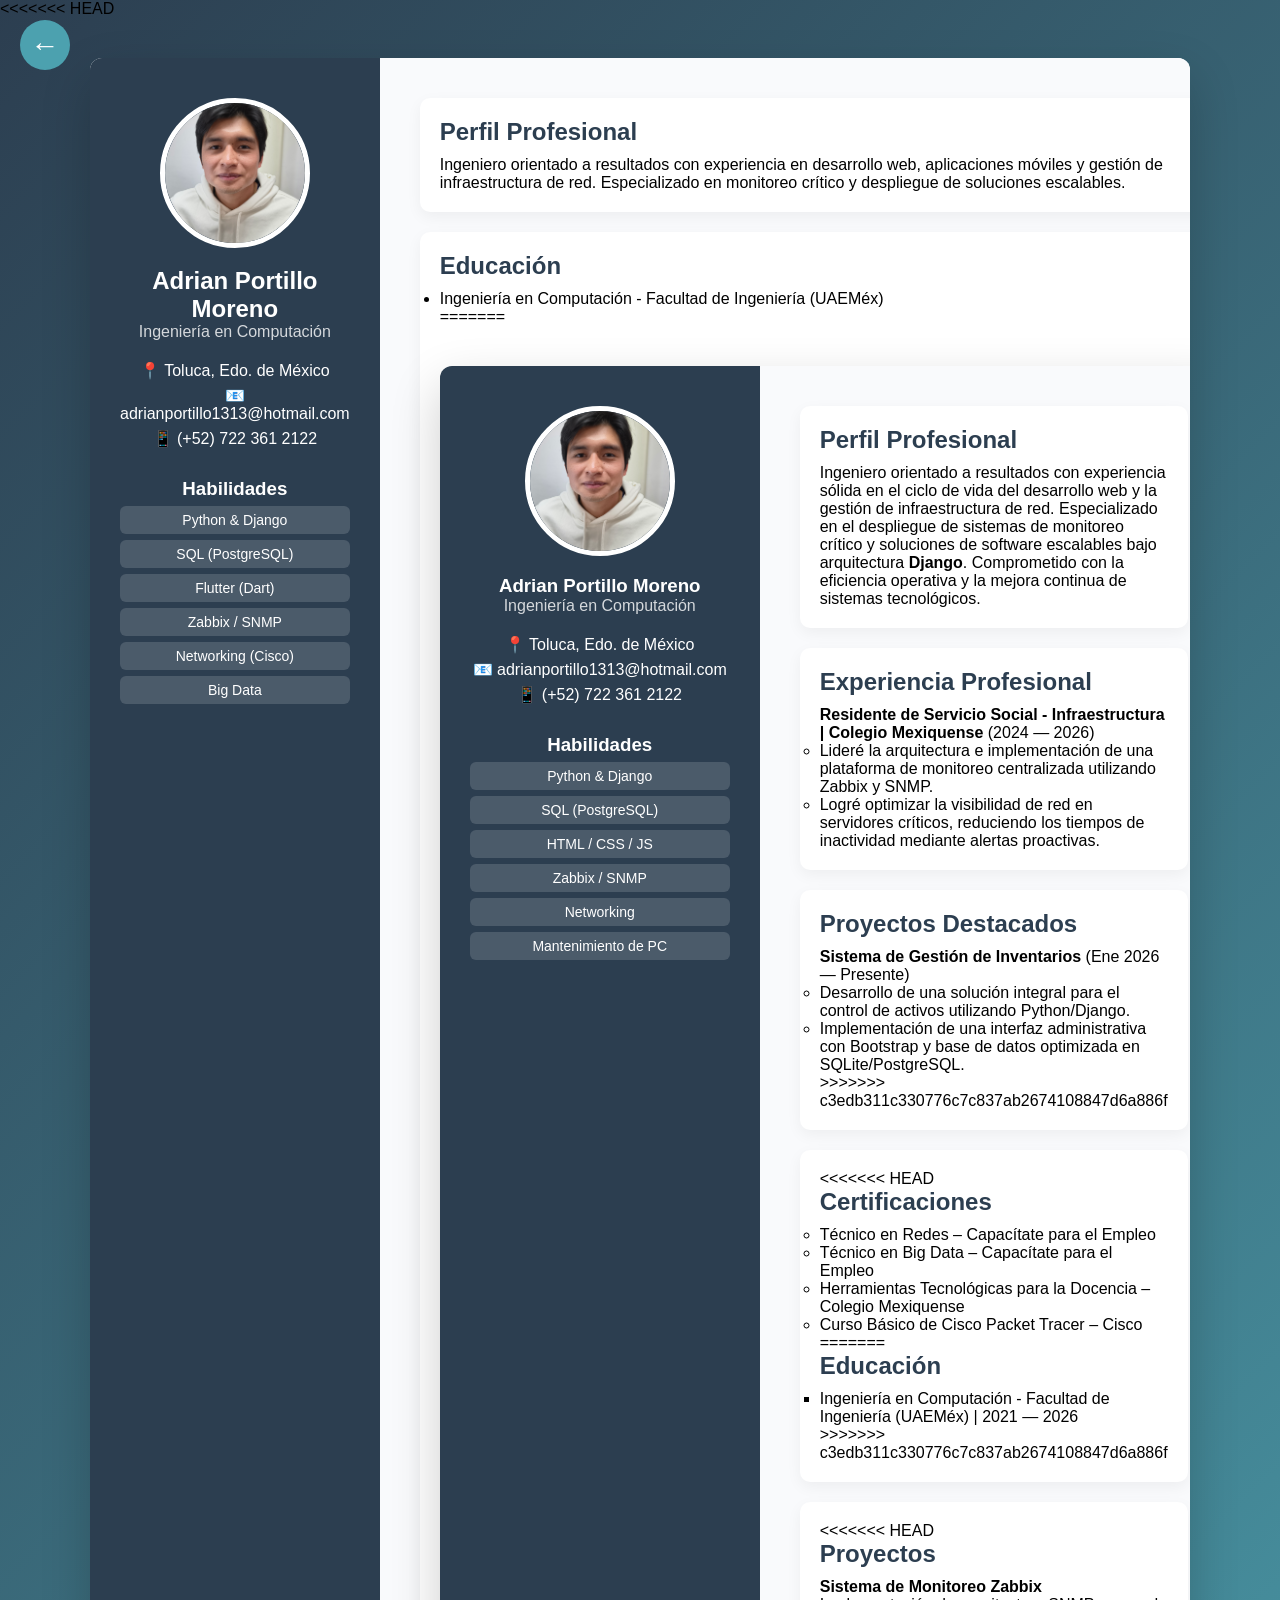
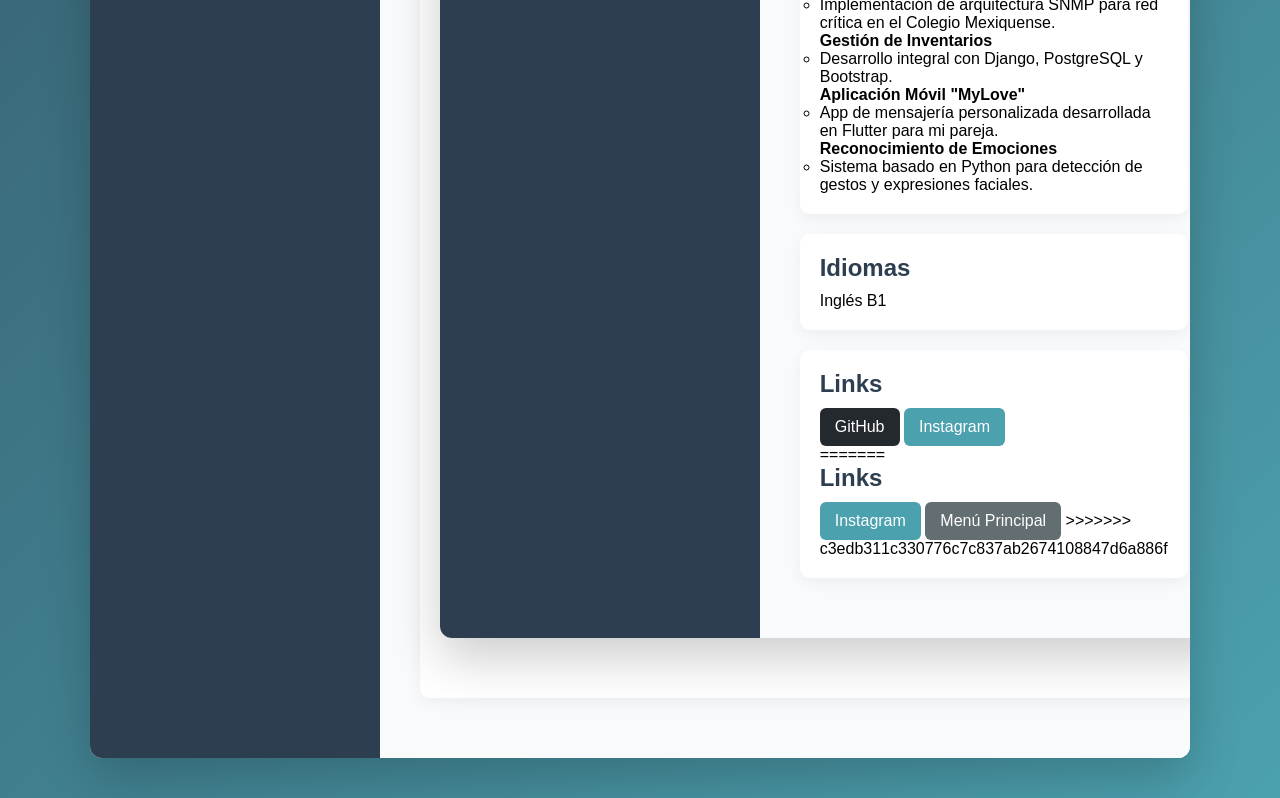
<file: cv/Adrian/index.html>
<!DOCTYPE html>
<html lang="es">

<head>
    <meta charset="UTF-8">
    <title>CV - Adrian Portillo Moreno</title>
    <link rel="stylesheet" href="../../css/styles.css">
    <meta name="viewport" content="width=device-width, initial-scale=1.0">
</head>

<body class="cv">

<<<<<<< HEAD
    <a href="../../index.html" class="back-btn" title="Regresar al Inicio">←</a>

    <div class="wrapper">

        <aside class="sidebar">
            <img src="../../img/adrian.jpg" alt="Foto de perfil" class="profile-pic">

            <h1 class="cv">Adrian Portillo Moreno</h1>
            <p class="role">Ingeniería en Computación</p>

            <div class="contact">
                <p>📍 Toluca, Edo. de México</p>
                <p>
                    <a href="mailto:adrianportillo1313@hotmail.com?subject=Contacto desde portafolio"
                        title="Enviar Correo">
                        📧 adrianportillo1313@hotmail.com
                    </a>
                </p>
                <p>📱 (+52) 722 361 2122</p>
            </div>

            <div class="skills">
                <h3>Habilidades</h3>
                <div class="skill">Python & Django</div>
                <div class="skill">SQL (PostgreSQL)</div>
                <div class="skill">Flutter (Dart)</div>
                <div class="skill">Zabbix / SNMP</div>
                <div class="skill">Networking (Cisco)</div>
                <div class="skill">Big Data</div>
            </div>
        </aside>

        <main class="content">

            <section class="card">
                <h2>Perfil Profesional</h2>
                <p>
                    Ingeniero orientado a resultados con experiencia en desarrollo web, aplicaciones móviles y gestión
                    de infraestructura de red.
                    Especializado en monitoreo crítico y despliegue de soluciones escalables.
                </p>
            </section>

            <section class="card">
                <h2>Educación</h2>
                <ul>
                    <li>Ingeniería en Computación - Facultad de Ingeniería (UAEMéx)</li>
=======
    <div class="wrapper">

        <aside class="sidebar">
            <img src="../../img/adrian.jpg" alt="Foto de perfil" class="profile-pic">

            <h1 class="cv">Adrian Portillo Moreno</h1>
            <p class="role">Ingeniería en Computación</p>

            <div class="contact">
                <p>📍 Toluca, Edo. de México</p>
                <p>📧 adrianportillo1313@hotmail.com</p>
                <p>📱 (+52) 722 361 2122</p>
            </div>

            <div class="skills">
                <h3>Habilidades</h3>
                <div class="skill">Python & Django</div>
                <div class="skill">SQL (PostgreSQL)</div>
                <div class="skill">HTML / CSS / JS</div>
                <div class="skill">Zabbix / SNMP</div>
                <div class="skill">Networking</div>
                <div class="skill">Mantenimiento de PC</div>
            </div>
        </aside>

        <main class="content">

            <section class="card">
                <h2>Perfil Profesional</h2>
                <p>
                    Ingeniero orientado a resultados con experiencia sólida en el ciclo de vida del desarrollo web y la
                    gestión de infraestructura de red. Especializado en el despliegue de sistemas de monitoreo crítico y
                    soluciones de software escalables bajo arquitectura <strong>Django</strong>. Comprometido con la
                    eficiencia operativa y la mejora continua de sistemas tecnológicos.
                </p>
            </section>

            <section class="card">
                <h2>Experiencia Profesional</h2>
                <p><strong>Residente de Servicio Social - Infraestructura | Colegio Mexiquense</strong> (2024 — 2026)
                </p>
                <ul>
                    <li>Lideré la arquitectura e implementación de una plataforma de monitoreo centralizada utilizando
                        Zabbix y SNMP.</li>
                    <li>Logré optimizar la visibilidad de red en servidores críticos, reduciendo los tiempos de
                        inactividad mediante alertas proactivas.</li>
                </ul>
            </section>

            <section class="card">
                <h2>Proyectos Destacados</h2>
                <p><strong>Sistema de Gestión de Inventarios</strong> (Ene 2026 — Presente)</p>
                <ul>
                    <li>Desarrollo de una solución integral para el control de activos utilizando Python/Django.</li>
                    <li>Implementación de una interfaz administrativa con Bootstrap y base de datos optimizada en
                        SQLite/PostgreSQL.</li>
>>>>>>> c3edb311c330776c7c837ab2674108847d6a886f
                </ul>
            </section>

            <section class="card">
<<<<<<< HEAD
                <h2>Certificaciones</h2>
                <ul>
                    <li>Técnico en Redes – Capacítate para el Empleo</li>
                    <li>Técnico en Big Data – Capacítate para el Empleo</li>
                    <li>Herramientas Tecnológicas para la Docencia – Colegio Mexiquense</li>
                    <li>Curso Básico de Cisco Packet Tracer – Cisco</li>
=======
                <h2>Educación</h2>
                <ul>
                    <li>Ingeniería en Computación - Facultad de Ingeniería (UAEMéx) | 2021 — 2026</li>
>>>>>>> c3edb311c330776c7c837ab2674108847d6a886f
                </ul>
            </section>

            <section class="card">
<<<<<<< HEAD
                <h2>Proyectos</h2>
                <p><strong>Sistema de Monitoreo Zabbix</strong></p>
                <ul>
                    <li>Implementación de arquitectura SNMP para red crítica en el Colegio Mexiquense.</li>
                </ul>
                <p><strong>Gestión de Inventarios</strong></p>
                <ul>
                    <li>Desarrollo integral con Django, PostgreSQL y Bootstrap.</li>
                </ul>
                <p><strong>Aplicación Móvil "MyLove"</strong></p>
                <ul>
                    <li>App de mensajería personalizada desarrollada en Flutter para mi pareja.</li>
                </ul>
                <p><strong>Reconocimiento de Emociones</strong></p>
                <ul>
                    <li>Sistema basado en Python para detección de gestos y expresiones faciales.</li>
                </ul>
            </section>

            <section class="card">
                <h2>Idiomas</h2>
                <p>Inglés B1</p>
            </section>

            <section class="card">
                <h2>Links</h2>
                <div class="links-container">
                    <a href="https://github.com/g3adrianportillomoreno-png" target="_blank" class="btn"
                        style="background-color: #24292e;">GitHub</a>
                    <a href="https://www.instagram.com/adrian.portillo10?igsh=azh4dW0zMWlueW1p" target="_blank"
                        class="btn">Instagram</a>
                </div>
=======
                <h2>Links</h2>
                <a href="https://www.instagram.com/adrian.portillo10?igsh=azh4dW0zMWlueW1p" target="_blank"
                    class="btn">Instagram</a>
                <a href="../../index.html" class="btn" style="background-color: #636e72;">Menú Principal</a>
>>>>>>> c3edb311c330776c7c837ab2674108847d6a886f
            </section>

        </main>

    </div>

</body>

</html>
</file>
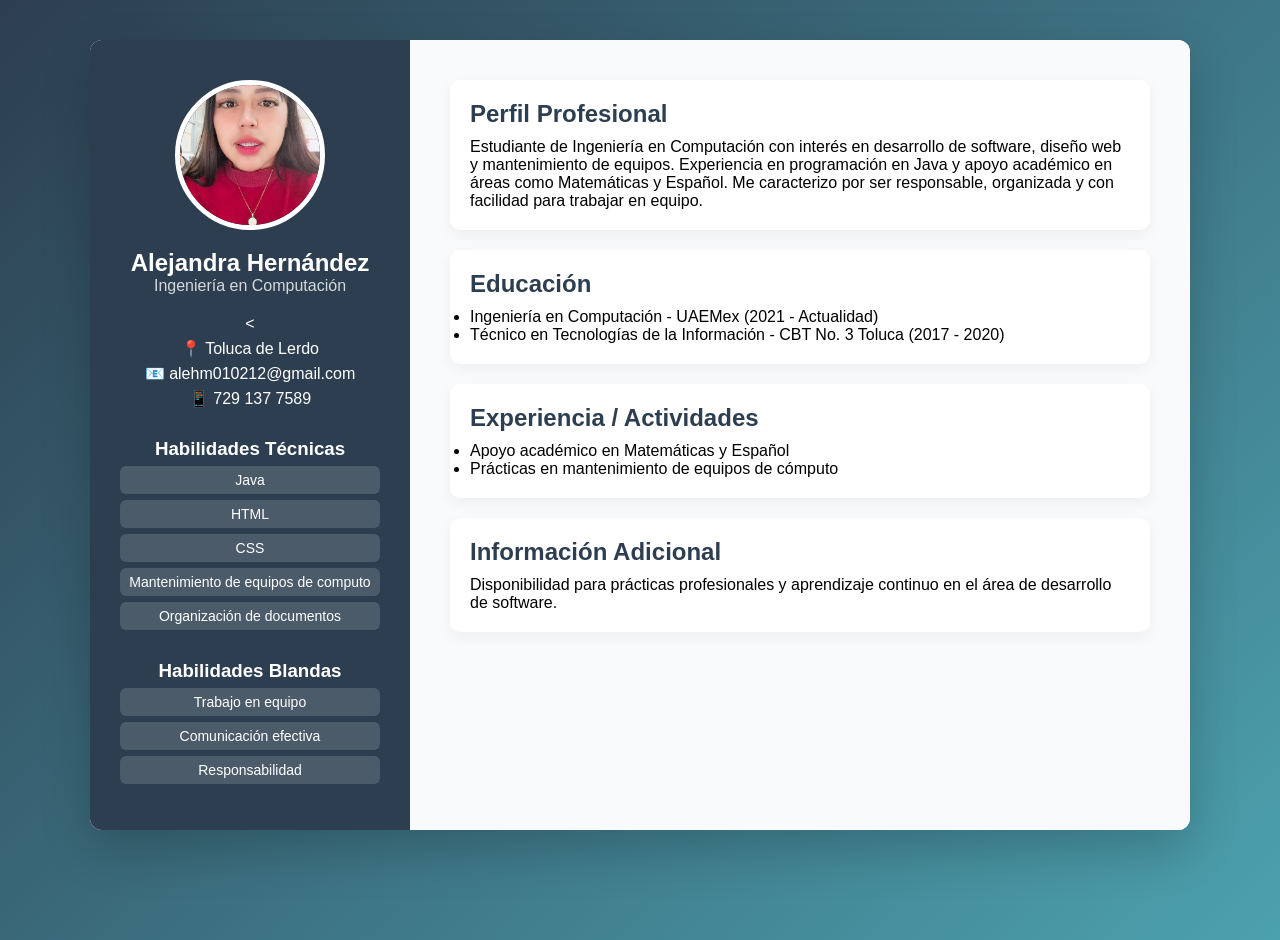
<file: cv/alejandra/index.html>
<!DOCTYPE html>
<html lang="es">
<head>
    <meta charset="UTF-8">
    <title>CV - Alejandra Hernández</title>
    <link rel="stylesheet" href="../../css/styles.css">
    <meta name="viewport" content="width=device-width, initial-scale=1.0">
</head>
<body class="cv">

<div class="wrapper">

    <!-- SIDEBAR -->
    <aside class="sidebar">
        <img src="../../img/alejandra.jpg" alt="Foto de perfil" class="profile-pic">

        <h1 class="cv">Alejandra Hernández</h1>
        <p class="role">Ingeniería en Computación</p>

        <<div class="contact">
            <p>📍 Toluca de Lerdo</p>
            <p>📧 
                <a href="https://mail.google.com/mail/?view=cm&fs=1&to=alehm010212@gmail.com" target="_blank">
                    alehm010212@gmail.com
                </a>
            </p>
            <p>📱 <a href="https://wa.me/527291377589" target="_blank">729 137 7589</a></p>
        </div>

        <div class="skills">
            <h3>Habilidades Técnicas</h3>
            <div class="skill">Java</div>
            <div class="skill">HTML</div>
            <div class="skill">CSS</div>
            <div class="skill">Mantenimiento de equipos de computo </div>
            <div class="skill">Organización de documentos</div>
        </div>

        <div class="skills">
            <h3>Habilidades Blandas</h3>
            <div class="skill">Trabajo en equipo</div>
            <div class="skill">Comunicación efectiva</div>
            <div class="skill">Responsabilidad</div>
        </div>
    </aside>

    <!-- CONTENIDO -->
    <main class="content">

        <section class="card">
            <h2>Perfil Profesional</h2>
            <p>
                Estudiante de Ingeniería en Computación con interés en desarrollo de software,
                diseño web y mantenimiento de equipos. Experiencia en programación en Java
                y apoyo académico en áreas como Matemáticas y Español. Me caracterizo por ser
                responsable, organizada y con facilidad para trabajar en equipo.
            </p>
        </section>

        <section class="card">
            <h2>Educación</h2>
            <ul>
                <li>Ingeniería en Computación - UAEMex (2021 - Actualidad)</li>
                <li>Técnico en Tecnologías de la Información - CBT No. 3 Toluca (2017 - 2020)</li>
            </ul>
        </section>

        <section class="card">
            <h2>Experiencia / Actividades</h2>
            <ul>
                <li>Apoyo académico en Matemáticas y Español</li>
                <li>Prácticas en mantenimiento de equipos de cómputo</li>
            </ul>
        </section>

        <section class="card">
            <h2>Información Adicional</h2>
            <p>
                Disponibilidad para prácticas profesionales y aprendizaje continuo
                en el área de desarrollo de software.
            </p>
        </section>

    </main>

</div>

</body>
</html>
</file>
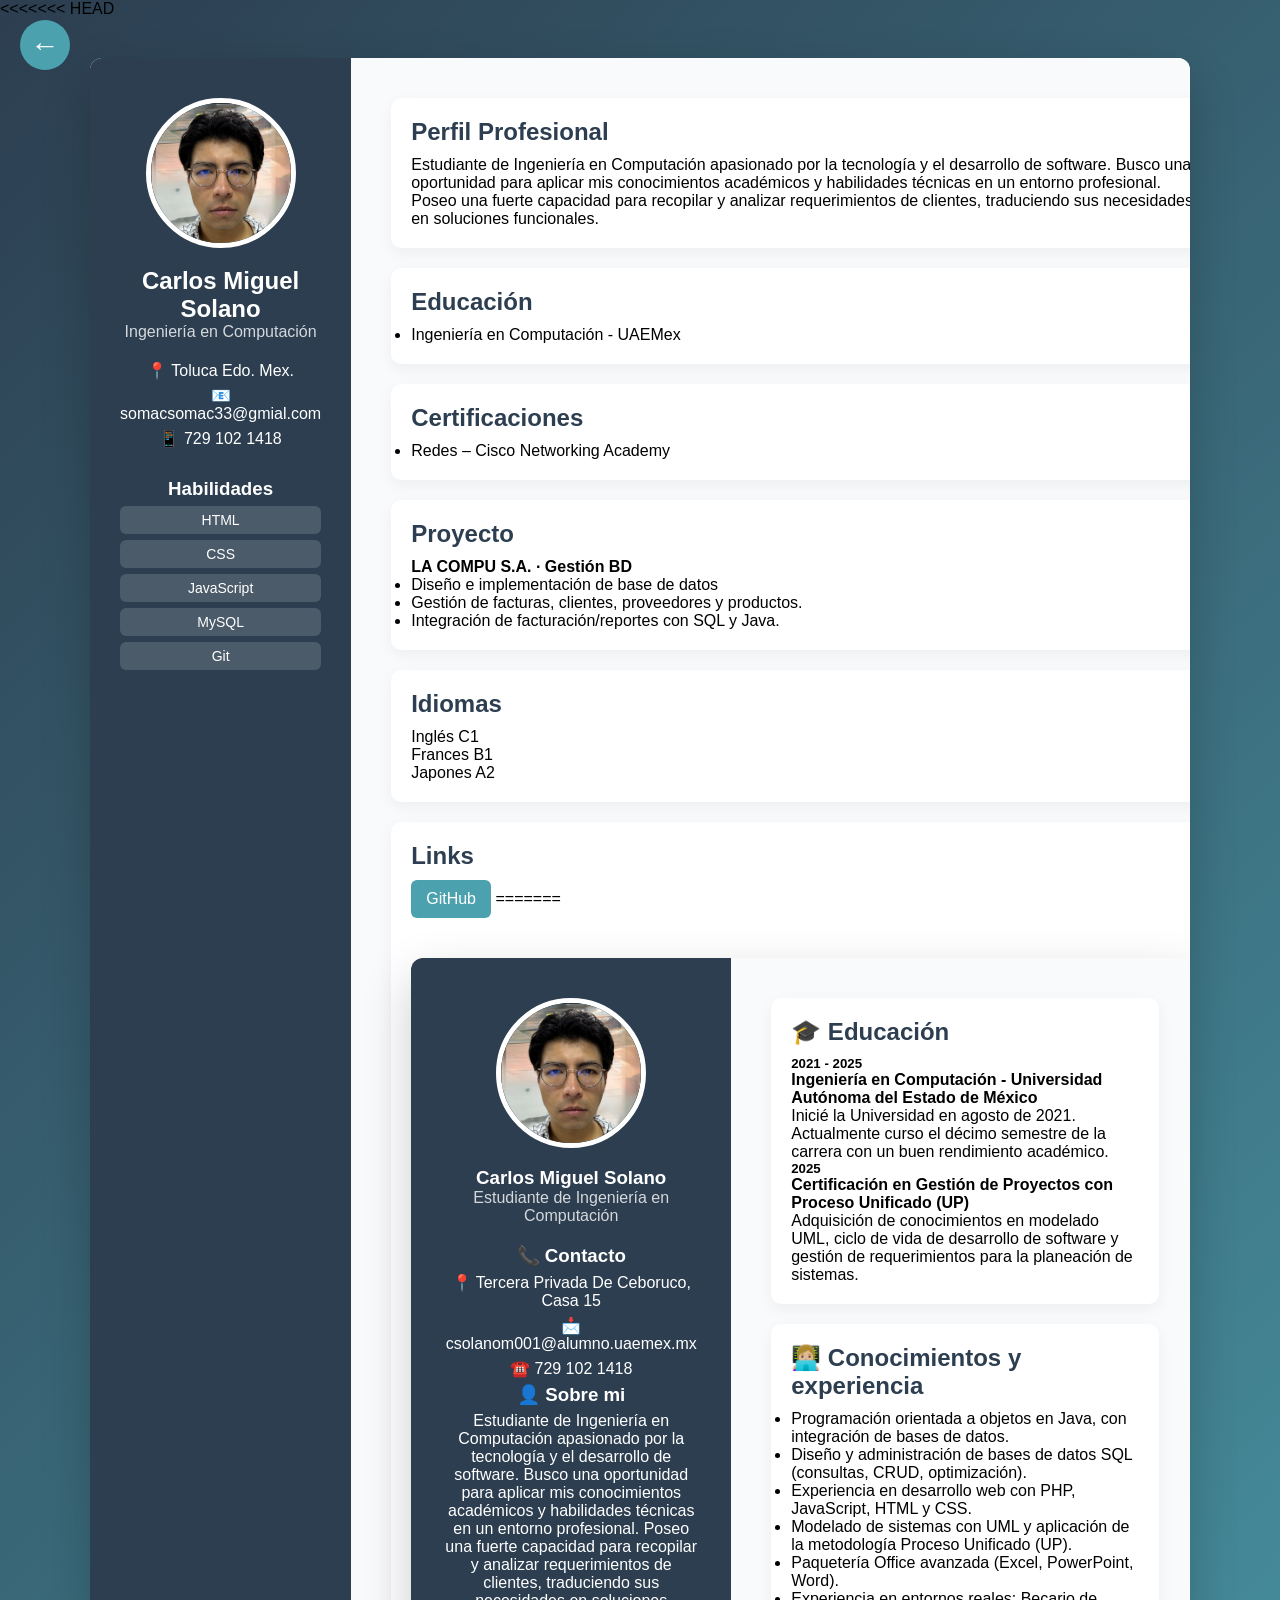
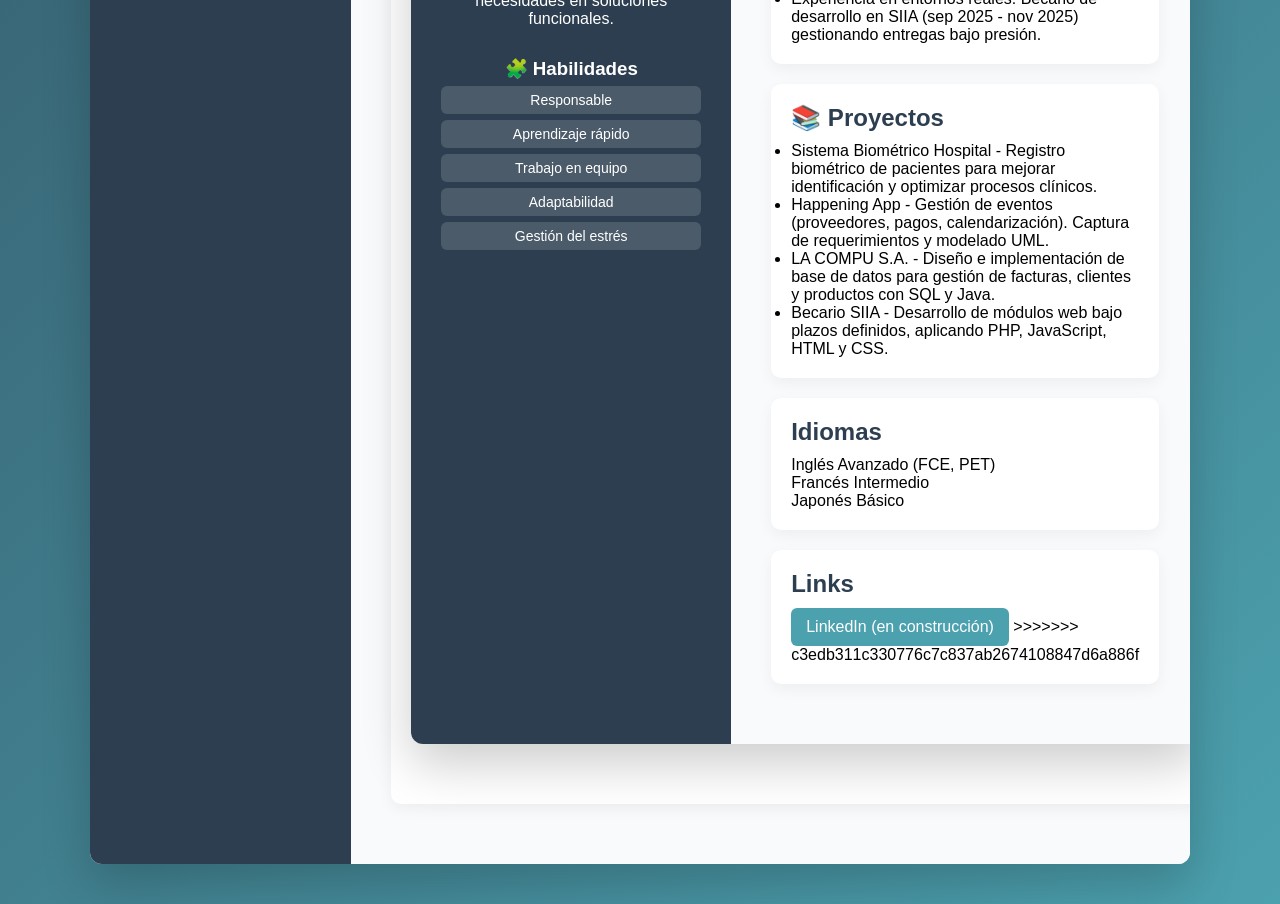
<file: cv/carlos/index.html>
<!DOCTYPE html>
<html lang="es">
<head>
    <meta charset="UTF-8">
    <title>CV - Carlos Miguel Solano</title>
    <link rel="stylesheet" href="../../css/styles.css">
    <meta name="viewport" content="width=device-width, initial-scale=1.0">
</head>
<<<<<<< HEAD
<body class="cv">

<a href="../../index.html" class="back-btn">←</a>

<div class="wrapper">

    <aside class="sidebar">
        <img src="../../img/CS.jpeg" alt="Foto de perfil" class="profile-pic">

        <h1 class="cv">Carlos Miguel Solano</h1>
        <p class="role">Ingeniería en Computación</p>

        <div class="contact">
            <p>📍 Toluca Edo. Mex.</p>
            <p>
                <a href="mailto:somacsomac33@gmial.com?subject=Contacto desde portafolio&body=Hola Carlos, vi tu portafolio..." title="Enviar Correo">
                    📧 somacsomac33@gmial.com
                </a>
            </p>
            <p>📱 729 102 1418</p>
        </div>

        <div class="skills">
            <h3>Habilidades</h3>
            <div class="skill">HTML</div>
            <div class="skill">CSS</div>
            <div class="skill">JavaScript</div>
            <div class="skill">MySQL</div>
            <div class="skill">Git</div>
        </div>
    </aside>

    <main class="content">

        <section class="card">
            <h2>Perfil Profesional</h2>
            <p>
                Estudiante de Ingeniería en Computación 
                apasionado por la tecnología y el desarrollo de software. 
                Busco una oportunidad para aplicar mis 
                conocimientos académicos y habilidades técnicas en un entorno profesional. 
                Poseo una fuerte capacidad para recopilar 
                y analizar requerimientos de clientes, 
                traduciendo sus necesidades en soluciones funcionales.
            </p>
        </section>

        <section class="card">
            <h2>Educación</h2>
            <ul>
                <li>Ingeniería en Computación - UAEMex</li>
            </ul>
        </section>

        <section class="card">
            <h2>Certificaciones</h2>
            <ul class="certifications">
                <li>
                    <a href="https://www.credly.com/badges/f914c578-de90-4659-85e1-2e0e8f6e10b1" target="_blank" title="Certificado">
                        Redes – Cisco Networking Academy
                    </a>
                </li>
            </ul>
        </section>

        <section class="card">
            <h2>Proyecto</h2>
            <p><strong>LA COMPU S.A. · Gestión BD</strong></p>
            <ul>
                <li>Diseño e implementación de base de datos</li>
                <li>Gestión de facturas, clientes, proveedores y productos.</li>
                <li>Integración de facturación/reportes con SQL y Java.</li>
            </ul>
        </section>

        <section class="card">
            <h2>Idiomas</h2>
            <p>Inglés C1</p>
            <p>Frances B1</p>
            <p>Japones A2</p>
        </section>

        <section class="card">
            <h2>Links</h2>
            <a href="https://github.com/csolanom001" target="_blank" class="btn">GitHub</a>
=======
<body>

<div class="wrapper">

    <aside class="sidebar">
        <img src="../../img/CS.jpeg" alt="Foto de perfil" class="profile-pic">

        <h1>Carlos Miguel Solano</h1>
        <p class="role">Estudiante de Ingeniería en Computación</p>

        <div class="contact">
            <h3>📞 Contacto</h3>
            <p>📍 Tercera Privada De Ceboruco, Casa 15</p>
            <p>📩 csolanom001@alumno.uaemex.mx</p>
            <p>☎️ 729 102 1418</p>
        </div>

        <div class="contact">
            <h3>👤 Sobre mi</h3>
            <p>
                Estudiante de Ingeniería en Computación apasionado por la tecnología y el desarrollo de software. Busco una oportunidad para aplicar mis conocimientos académicos y habilidades técnicas en un entorno profesional. Poseo una fuerte capacidad para recopilar y analizar requerimientos de clientes, traduciendo sus necesidades en soluciones funcionales.
            </p>
        </div>

        <div class="skills">
            <h3>🧩 Habilidades</h3>
            <div class="skill">Responsable</div>
            <div class="skill">Aprendizaje rápido</div>
            <div class="skill">Trabajo en equipo</div>
            <div class="skill">Adaptabilidad</div>
            <div class="skill">Gestión del estrés</div>
        </div>
    </aside>

    <main class="content">

        <section class="card">
            <h2>🎓 Educación</h2>
            <h5>2021 - 2025</h5>
            <h4>Ingeniería en Computación - Universidad Autónoma del Estado de México</h4>
            <p>
                Inicié la Universidad en agosto de 2021. Actualmente curso el décimo semestre de la carrera con un buen rendimiento académico.
            </p>

            <h5> 2025</h5>
            <h4>Certificación en Gestión de Proyectos con Proceso Unificado (UP)</h4>
            <p>
                Adquisición de conocimientos en modelado UML, ciclo de vida de desarrollo de software y gestión de requerimientos para la planeación de sistemas.
            </p>
        </section>

        <section class="card">
            <h2>👩🏼‍💻 Conocimientos y experiencia</h2>
            <ul>
                <li>Programación orientada a objetos en Java, con integración de bases de datos.</li>
                <li>Diseño y administración de bases de datos SQL (consultas, CRUD, optimización).</li>
                <li>Experiencia en desarrollo web con PHP, JavaScript, HTML y CSS.</li>
                <li>Modelado de sistemas con UML y aplicación de la metodología Proceso Unificado (UP).</li>
                <li>Paquetería Office avanzada (Excel, PowerPoint, Word).</li>
                <li>Experiencia en entornos reales: Becario de desarrollo en SIIA (sep 2025 - nov 2025) gestionando entregas bajo presión.</li>
            </ul>
        </section>

        <section class="card">
            <h2>📚 Proyectos</h2>
            <ul>
                <li>Sistema Biométrico Hospital - Registro biométrico de pacientes para mejorar identificación y optimizar procesos clínicos.</li>
                <li>Happening App - Gestión de eventos (proveedores, pagos, calendarización). Captura de requerimientos y modelado UML.</li>
                <li>LA COMPU S.A. - Diseño e implementación de base de datos para gestión de facturas, clientes y productos con SQL y Java.</li>
                <li>Becario SIIA - Desarrollo de módulos web bajo plazos definidos, aplicando PHP, JavaScript, HTML y CSS.</li>
            </ul>
        </section>

        <section class="card">
            <h2>Idiomas</h2>
            <p>Inglés Avanzado (FCE, PET)</p>
            <p>Francés Intermedio</p>
            <p>Japonés Básico</p>
        </section>

        <section class="card">
            <h2>Links</h2>
            <a href="#" target="_blank" class="btn">LinkedIn (en construcción)</a>
>>>>>>> c3edb311c330776c7c837ab2674108847d6a886f
        </section>

    </main>

</div>

</body>
</html>
</file>
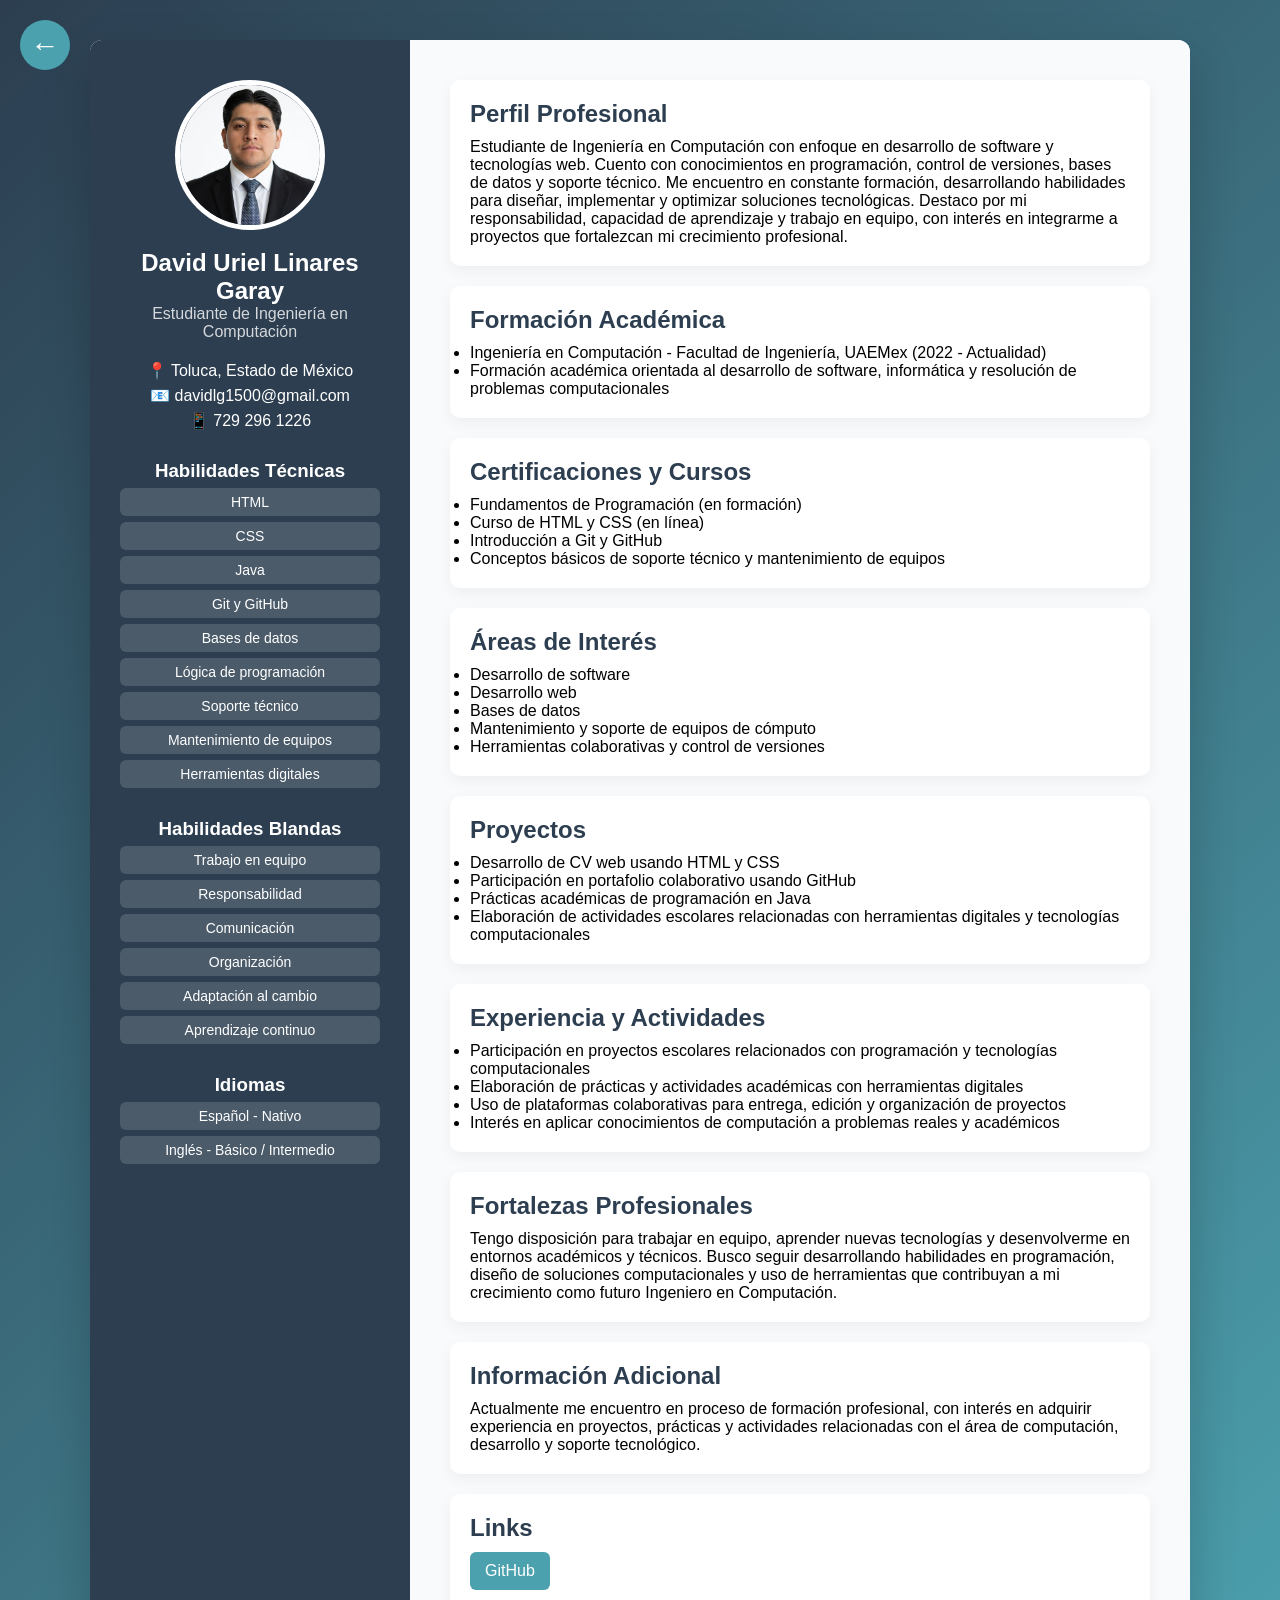
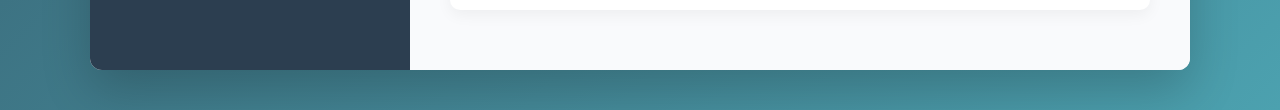
<file: cv/DavidCV/index.html>
<!DOCTYPE html>
<html lang="es">
<head>
    <meta charset="UTF-8">
    <title>CV - David Uriel Linares Garay</title>
    <link rel="stylesheet" href="../../css/styles.css">
    <meta name="viewport" content="width=device-width, initial-scale=1.0">
</head>
<body class="cv">

<a href="../../index.html" class="back-btn">←</a>

<div class="wrapper">

    <!-- SIDEBAR -->
    <aside class="sidebar">
        <img src="../../img/FOTOCV.png" alt="Foto de David Uriel Linares Garay" class="profile-pic">

        <h1 class="cv">David Uriel Linares Garay</h1>
        <p class="role">Estudiante de Ingeniería en Computación</p>

        <div class="contact">
            <p>📍 Toluca, Estado de México</p>
            <p>
                <a href="mailto:davidlg1500@gmail.com?subject=Contacto desde portafolio&body=Hola David, vi tu portafolio y me gustaría ponerme en contacto contigo." title="Enviar correo">
                    📧 davidlg1500@gmail.com
                </a>
            </p>
            <p>📱 729 296 1226</p>
        </div>

        <div class="skills">
            <h3>Habilidades Técnicas</h3>
            <div class="skill">HTML</div>
            <div class="skill">CSS</div>
            <div class="skill">Java</div>
            <div class="skill">Git y GitHub</div>
            <div class="skill">Bases de datos</div>
            <div class="skill">Lógica de programación</div>
            <div class="skill">Soporte técnico</div>
            <div class="skill">Mantenimiento de equipos</div>
            <div class="skill">Herramientas digitales</div>
        </div>

        <div class="skills">
            <h3>Habilidades Blandas</h3>
            <div class="skill">Trabajo en equipo</div>
            <div class="skill">Responsabilidad</div>
            <div class="skill">Comunicación</div>
            <div class="skill">Organización</div>
            <div class="skill">Adaptación al cambio</div>
            <div class="skill">Aprendizaje continuo</div>
        </div>

        <div class="skills">
            <h3>Idiomas</h3>
            <div class="skill">Español - Nativo</div>
            <div class="skill">Inglés - Básico / Intermedio</div>
        </div>
    </aside>

    <!-- CONTENIDO -->
    <main class="content">

        <section class="card">
            <h2>Perfil Profesional</h2>
            <p>
                Estudiante de Ingeniería en Computación con enfoque en desarrollo de software y tecnologías web.
                Cuento con conocimientos en programación, control de versiones, bases de datos y soporte técnico.
                Me encuentro en constante formación, desarrollando habilidades para diseñar, implementar y optimizar
                soluciones tecnológicas. Destaco por mi responsabilidad, capacidad de aprendizaje y trabajo en equipo,
                con interés en integrarme a proyectos que fortalezcan mi crecimiento profesional.
            </p>
        </section>

        <section class="card">
            <h2>Formación Académica</h2>
            <ul>
                <li>Ingeniería en Computación - Facultad de Ingeniería, UAEMex (2022 - Actualidad)</li>
                <li>Formación académica orientada al desarrollo de software, informática y resolución de problemas computacionales</li>
            </ul>
        </section>

        <section class="card">
            <h2>Certificaciones y Cursos</h2>
            <ul>
                <li>Fundamentos de Programación (en formación)</li>
                <li>Curso de HTML y CSS (en línea)</li>
                <li>Introducción a Git y GitHub</li>
                <li>Conceptos básicos de soporte técnico y mantenimiento de equipos</li>
            </ul>
        </section>

        <section class="card">
            <h2>Áreas de Interés</h2>
            <ul>
                <li>Desarrollo de software</li>
                <li>Desarrollo web</li>
                <li>Bases de datos</li>
                <li>Mantenimiento y soporte de equipos de cómputo</li>
                <li>Herramientas colaborativas y control de versiones</li>
            </ul>
        </section>

        <section class="card">
            <h2>Proyectos</h2>
            <ul>
                <li>Desarrollo de CV web usando HTML y CSS</li>
                <li>Participación en portafolio colaborativo usando GitHub</li>
                <li>Prácticas académicas de programación en Java</li>
                <li>Elaboración de actividades escolares relacionadas con herramientas digitales y tecnologías computacionales</li>
            </ul>
        </section>

        <section class="card">
            <h2>Experiencia y Actividades</h2>
            <ul>
                <li>Participación en proyectos escolares relacionados con programación y tecnologías computacionales</li>
                <li>Elaboración de prácticas y actividades académicas con herramientas digitales</li>
                <li>Uso de plataformas colaborativas para entrega, edición y organización de proyectos</li>
                <li>Interés en aplicar conocimientos de computación a problemas reales y académicos</li>
            </ul>
        </section>

        <section class="card">
            <h2>Fortalezas Profesionales</h2>
            <p>
                Tengo disposición para trabajar en equipo, aprender nuevas tecnologías y desenvolverme
                en entornos académicos y técnicos. Busco seguir desarrollando habilidades en programación,
                diseño de soluciones computacionales y uso de herramientas que contribuyan a mi crecimiento
                como futuro Ingeniero en Computación.
            </p>
        </section>

        <section class="card">
            <h2>Información Adicional</h2>
            <p>
                Actualmente me encuentro en proceso de formación profesional, con interés en adquirir
                experiencia en proyectos, prácticas y actividades relacionadas con el área de computación,
                desarrollo y soporte tecnológico.
            </p>
        </section>

        <section class="card">
            <h2>Links</h2>
            <a href="https://github.com/TU_USUARIO_GITHUB" target="_blank" class="btn">GitHub</a>
        </section>

    </main>

</div>

</body>
</html>
</file>
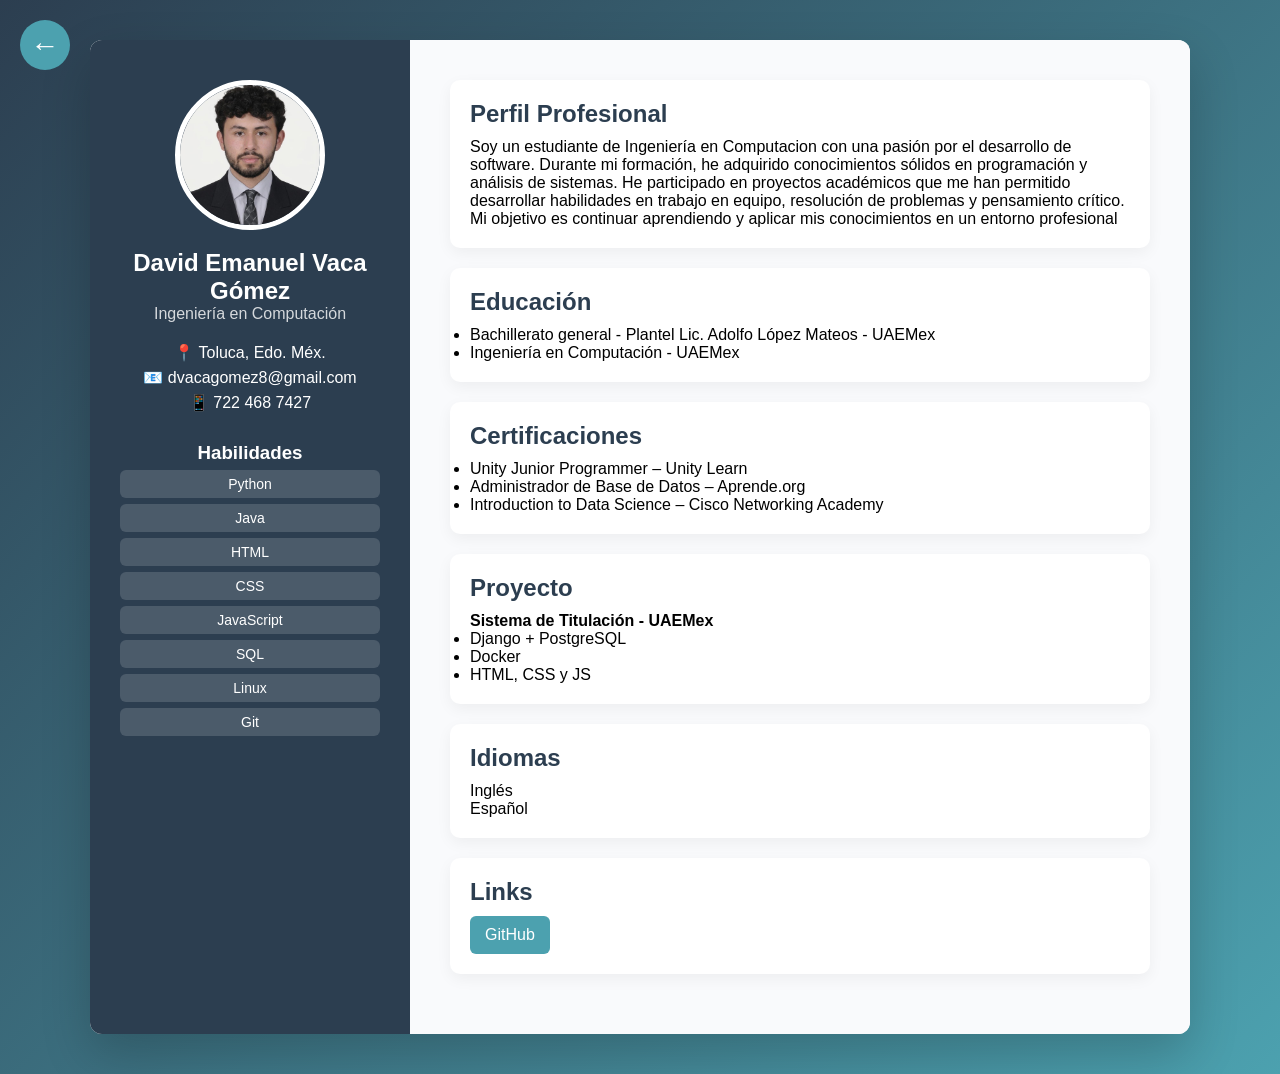
<file: cv/DavidV/index.html>
<!DOCTYPE html>
<html lang="es">
<head>
    <meta charset="UTF-8">
    <title>CV - David Emanuel Vaca Gómez</title>
    <link rel="stylesheet" href="../../css/styles.css">
    <meta name="viewport" content="width=device-width, initial-scale=1.0">
</head>
<body class="cv">

<a href="../../index.html" class="back-btn">←</a>

<div class="wrapper">

    <aside class="sidebar">
        <img src="../../img/davidv.jpeg" alt="Foto de perfil" class="profile-pic">

        <h1 class="cv">David Emanuel Vaca Gómez</h1>
        <p class="role">Ingeniería en Computación</p>

        <div class="contact">
            <p>📍 Toluca, Edo. Méx.</p>
            <p>
                <a href="mailto:dvacagomez8@gmial.com?subject=Contacto desde portafolio&body=Hola David, vi tu portafolio..." title="Enviar Correo">
                    📧 dvacagomez8@gmail.com
                </a>
            </p>
            <p>📱 722 468 7427</p>
        </div>

        <div class="skills">
            <h3>Habilidades</h3>
            <div class="skill">Python</div>
            <div class="skill">Java</div>
            <div class="skill">HTML</div>
            <div class="skill">CSS</div>
            <div class="skill">JavaScript</div>
            <div class="skill">SQL</div>
            <div class="skill">Linux</div>
            <div class="skill">Git</div>
        </div>
    </aside>

    <main class="content">

        <section class="card">
            <h2>Perfil Profesional</h2>
            <p>
                Soy un estudiante de Ingeniería en Computacion
                con una pasión por el desarrollo de software.
                Durante mi formación, he adquirido conocimientos
                sólidos en programación y análisis de sistemas. He
                participado en proyectos académicos que me han
                permitido desarrollar habilidades en trabajo en
                equipo, resolución de problemas y pensamiento
                crítico. Mi objetivo es continuar aprendiendo y
                aplicar mis conocimientos en un entorno profesional 
            </p>
        </section>

        <section class="card">
            <h2>Educación</h2>
            <ul>
                <li>Bachillerato general - Plantel Lic. Adolfo López Mateos - UAEMex</li>
                <li>Ingeniería en Computación - UAEMex</li>
            </ul>
        </section>

        <section class="card">
            <h2>Certificaciones</h2>
            <ul class="certifications">
                <li>
                    <a href="https://www.credly.com/badges/fd98e37d-7fa8-4519-ba14-533af32c2298/public_url" target="_blank" title="Certificado">
                        Unity Junior Programmer – Unity Learn
                    </a>
                </li>
                <li>
                    <a href="https://aprende.org/verifica/1ecbb67b-bc51-4063-9472-61aad59dbe15/bb6aa5a8-a5d3-4b70-9958-4fc1e9df5d22" target="_blank" title="Certificado">
                        Administrador de Base de Datos – Aprende.org
                    </a>
                </li>
                <li>
                    <a href="https://www.credly.com/badges/d3ef0da9-cf9e-4782-a6e7-dffbe84f25f5" target="_blank" title="Certificado">
                        Introduction to Data Science – Cisco Networking Academy
                    </a>
                </li>
            </ul>
        </section>

        <section class="card">
            <h2>Proyecto</h2>
            <p><strong>Sistema de Titulación - UAEMex</strong></p>
            <ul>
                <li>Django + PostgreSQL</li>
                <li>Docker</li>
                <li>HTML, CSS y JS</li>
            </ul>
        </section>

        <section class="card">
            <h2>Idiomas</h2>
            <p>Inglés</p>
            <p>Español</p>
        </section>

        <section class="card">
            <h2>Links</h2>
            <a href="https://github.com/Emanuel5604" target="_blank" class="btn">GitHub</a>
        </section>

    </main>

</div>

</body>
</html>
</file>
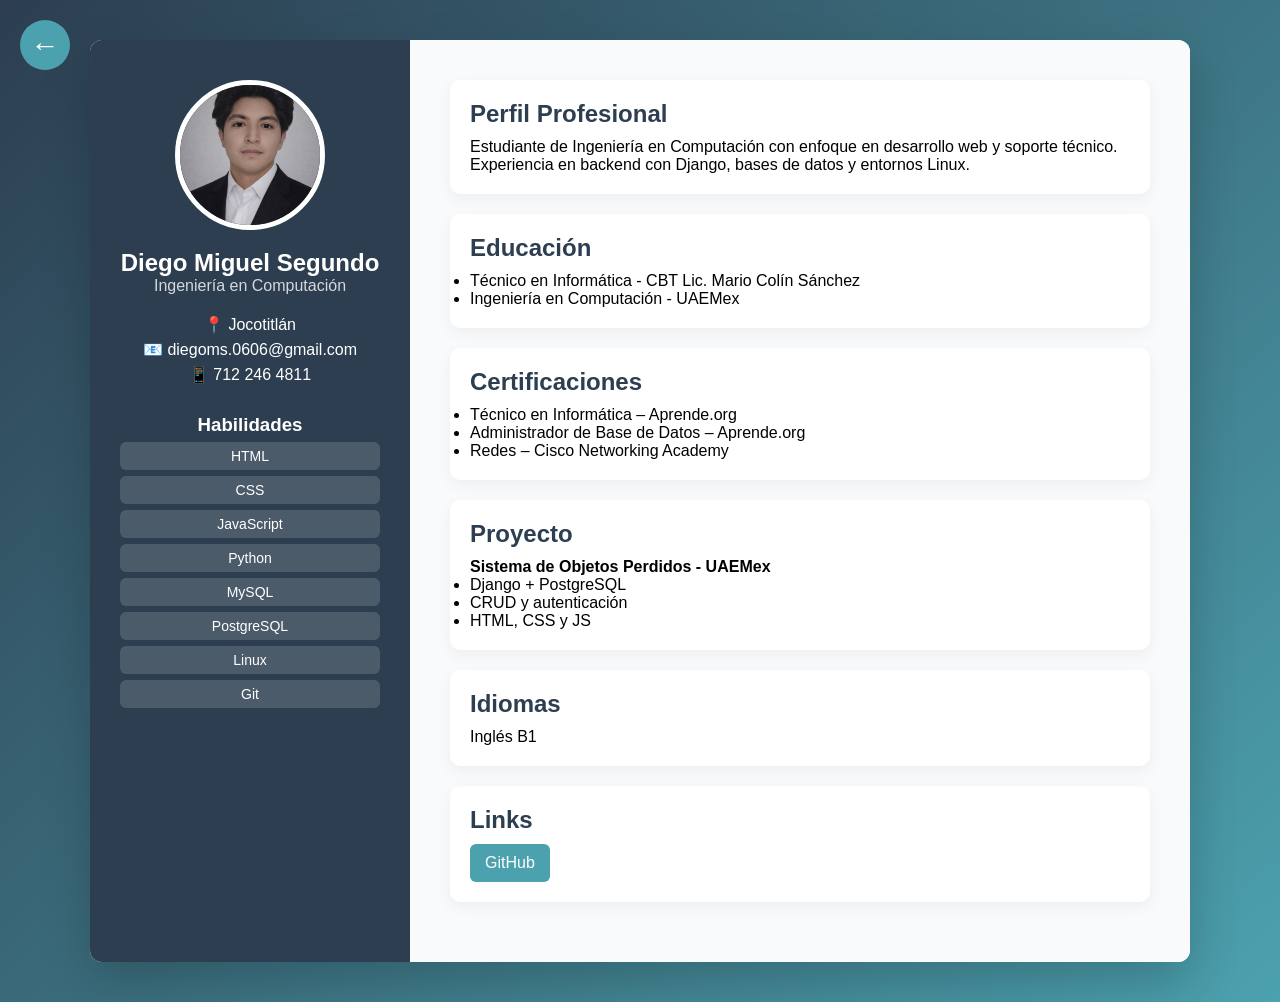
<file: cv/dms/index.html>
<!DOCTYPE html>
<html lang="es">
<head>
    <meta charset="UTF-8">
    <title>CV - Diego Miguel Segundo</title>
    <link rel="stylesheet" href="../../css/styles.css">
    <meta name="viewport" content="width=device-width, initial-scale=1.0">
</head>
<body class="cv">

<a href="../../index.html" class="back-btn">←</a>

<div class="wrapper">

    <aside class="sidebar">
        <img src="../../img/dms.png" alt="Foto de perfil" class="profile-pic">

        <h1 class="cv">Diego Miguel Segundo</h1>
        <p class="role">Ingeniería en Computación</p>

        <div class="contact">
            <p>📍 Jocotitlán</p>
            <p>
                <a href="mailto:diegoms.0606@gmial.com?subject=Contacto desde portafolio&body=Hola Diego, vi tu portafolio..." title="Enviar Correo">
                    📧 diegoms.0606@gmail.com
                </a>
            </p>
            <p>📱 712 246 4811</p>
        </div>

        <div class="skills">
            <h3>Habilidades</h3>
            <div class="skill">HTML</div>
            <div class="skill">CSS</div>
            <div class="skill">JavaScript</div>
            <div class="skill">Python</div>
            <div class="skill">MySQL</div>
            <div class="skill">PostgreSQL</div>
            <div class="skill">Linux</div>
            <div class="skill">Git</div>
        </div>
    </aside>

    <main class="content">

        <section class="card">
            <h2>Perfil Profesional</h2>
            <p>
                Estudiante de Ingeniería en Computación con enfoque en desarrollo web y soporte técnico.
                Experiencia en backend con Django, bases de datos y entornos Linux.
            </p>
        </section>

        <section class="card">
            <h2>Educación</h2>
            <ul>
                <li>Técnico en Informática - CBT Lic. Mario Colín Sánchez</li>
                <li>Ingeniería en Computación - UAEMex</li>
            </ul>
        </section>

        <section class="card">
            <h2>Certificaciones</h2>
            <ul class="certifications">
                <li>
                    <a href="https://aprende.org/verifica/4a13b290-82af-4524-8d25-bfb32c91bf1a/846f1028-3b43-49dd-b954-496bd0d6ebca" target="_blank" title="Certificado">
                        Técnico en Informática – Aprende.org
                    </a>
                </li>
                <li>
                    <a href="https://aprende.org/verifica/4a13b290-82af-4524-8d25-bfb32c91bf1a/bb52b058-44e5-4719-a32a-39337d601a88" target="_blank" title="Certificado">
                        Administrador de Base de Datos – Aprende.org
                    </a>
                </li>
                <li>
                    <a href="https://www.credly.com/badges/f914c578-de90-4659-85e1-2e0e8f6e10b1" target="_blank" title="Certificado">
                        Redes – Cisco Networking Academy
                    </a>
                </li>
            </ul>
        </section>

        <section class="card">
            <h2>Proyecto</h2>
            <p><strong>Sistema de Objetos Perdidos - UAEMex</strong></p>
            <ul>
                <li>Django + PostgreSQL</li>
                <li>CRUD y autenticación</li>
                <li>HTML, CSS y JS</li>
            </ul>
        </section>

        <section class="card">
            <h2>Idiomas</h2>
            <p>Inglés B1</p>
        </section>

        <section class="card">
            <h2>Links</h2>
            <a href="https://github.com/DiegoMS0606" target="_blank" class="btn">GitHub</a>
        </section>

    </main>

</div>

</body>
</html>
</file>
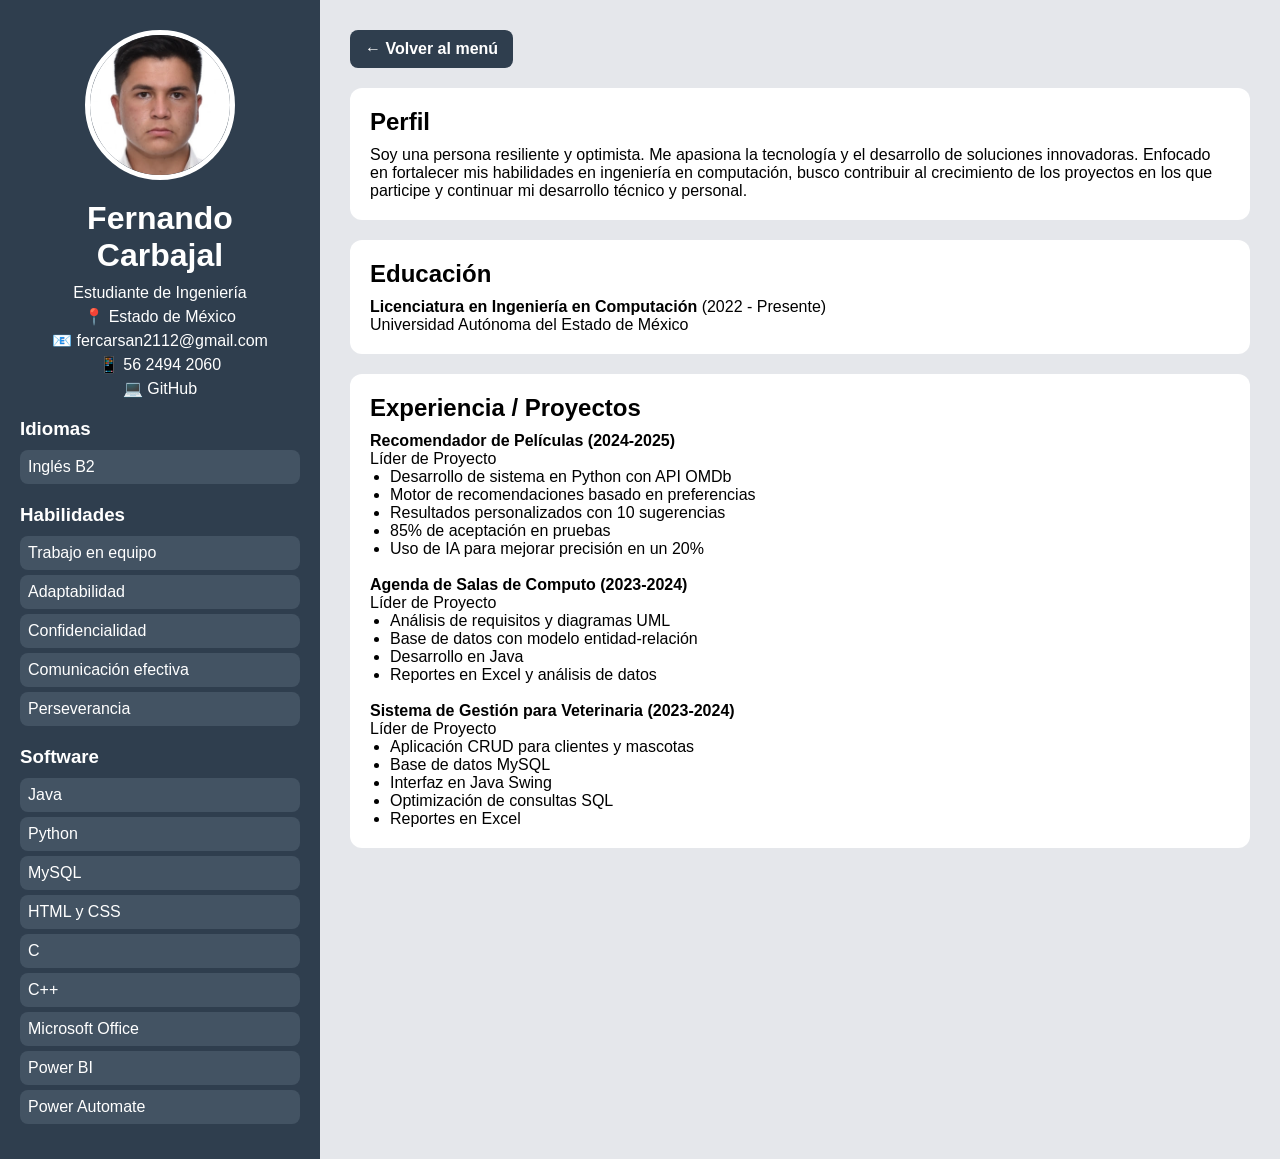
<file: cv/FernandoC/index.html>
<!DOCTYPE html>
<html lang="es">
<head>
<meta charset="UTF-8">
<meta name="viewport" content="width=device-width, initial-scale=1.0">
<title>Fernando Carbajal | CV</title>

<style>
*{
  margin:0;
  padding:0;
  box-sizing:border-box;
  font-family: Arial, sans-serif;
}

body{
  display:flex;
  background:#e5e7eb;
}

.btn-volver{
  display:inline-block;
  margin-bottom:20px;
  padding:10px 15px;
  background:#2f3e4e;
  color:white;
  text-decoration:none;
  border-radius:8px;
  font-weight:bold;
}

.btn-volver:hover{
  background:#1e2a36;
}
/* SIDEBAR */
.sidebar{
  width:320px;
  background:#2f3e4e;
  color:white;
  padding:30px 20px;
}

.sidebar img{
  width:150px;
  height:150px;
  border-radius:50%;
  border:5px solid white;
  object-fit:cover;
  display:block;
  margin:0 auto 20px;
}

.sidebar h1{
  text-align:center;
  margin-bottom:10px;
}

.sidebar p{
  text-align:center;
  margin:5px 0;
}

.sidebar a{
  color:white;
  text-decoration:none;
}

.sidebar a:hover{
  text-decoration:underline;
}

.section{
  margin-top:20px;
}

.section h3{
  margin-bottom:10px;
}

.item{
  background:#435363;
  padding:8px;
  margin:5px 0;
  border-radius:8px;
}

/* CONTENIDO */
.content{
  flex:1;
  padding:30px;
}

.back-btn{
  display:inline-block;
  background:#2f3e4e;
  color:white;
  border:none;
  padding:10px 18px;
  border-radius:10px;
  cursor:pointer;
  margin-bottom:20px;
  font-size:16px;
}

.back-btn:hover{
  background:#435363;
}

.card{
  background:white;
  padding:20px;
  border-radius:12px;
  margin-bottom:20px;
}

.card h2{
  margin-bottom:10px;
}

ul{
  margin-left:20px;
}
</style>
</head>

<body>

<div class="sidebar">

<img src="../../img/fernando.png" alt="Foto de Fernando Carbajal">

<h1>Fernando Carbajal</h1>
<p>Estudiante de Ingeniería</p>

<p>📍 Estado de México</p>
<p>📧 <a href="mailto:fercarsan2112@gmail.com">fercarsan2112@gmail.com</a></p>
<p>📱 56 2494 2060</p>
<p>💻 <a href="https://github.com/carsan211204-commits" target="_blank">GitHub</a></p>

<div class="section">
<h3>Idiomas</h3>
<div class="item">Inglés B2</div>
</div>

<div class="section">
<h3>Habilidades</h3>
<div class="item">Trabajo en equipo</div>
<div class="item">Adaptabilidad</div>
<div class="item">Confidencialidad</div>
<div class="item">Comunicación efectiva</div>
<div class="item">Perseverancia</div>
</div>

<div class="section">
<h3>Software</h3>
<div class="item">Java</div>
<div class="item">Python</div>
<div class="item">MySQL</div>
<div class="item">HTML y CSS</div>
<div class="item">C</div>
<div class="item">C++</div>
<div class="item">Microsoft Office</div>
<div class="item">Power BI</div>
<div class="item">Power Automate</div>
</div>

</div>

<div class="content">

<a href="../../index.html" class="btn-volver">← Volver al menú</a>

<div class="card">
<h2>Perfil</h2>
<p>
Soy una persona resiliente y optimista. Me apasiona la tecnología y el desarrollo de soluciones innovadoras.
Enfocado en fortalecer mis habilidades en ingeniería en computación, busco contribuir al crecimiento de los
proyectos en los que participe y continuar mi desarrollo técnico y personal.
</p>
</div>

<div class="card">
<h2>Educación</h2>
<p><b>Licenciatura en Ingeniería en Computación</b> (2022 - Presente)</p>
<p>Universidad Autónoma del Estado de México</p>
</div>

<div class="card">
<h2>Experiencia / Proyectos</h2>

<p><b>Recomendador de Películas (2024-2025)</b></p>
<p>Líder de Proyecto</p>
<ul>
<li>Desarrollo de sistema en Python con API OMDb</li>
<li>Motor de recomendaciones basado en preferencias</li>
<li>Resultados personalizados con 10 sugerencias</li>
<li>85% de aceptación en pruebas</li>
<li>Uso de IA para mejorar precisión en un 20%</li>
</ul>

<br>

<p><b>Agenda de Salas de Computo (2023-2024)</b></p>
<p>Líder de Proyecto</p>
<ul>
<li>Análisis de requisitos y diagramas UML</li>
<li>Base de datos con modelo entidad-relación</li>
<li>Desarrollo en Java</li>
<li>Reportes en Excel y análisis de datos</li>
</ul>

<br>

<p><b>Sistema de Gestión para Veterinaria (2023-2024)</b></p>
<p>Líder de Proyecto</p>
<ul>
<li>Aplicación CRUD para clientes y mascotas</li>
<li>Base de datos MySQL</li>
<li>Interfaz en Java Swing</li>
<li>Optimización de consultas SQL</li>
<li>Reportes en Excel</li>
</ul>

</div>

</div>

</body>
</html>
</file>
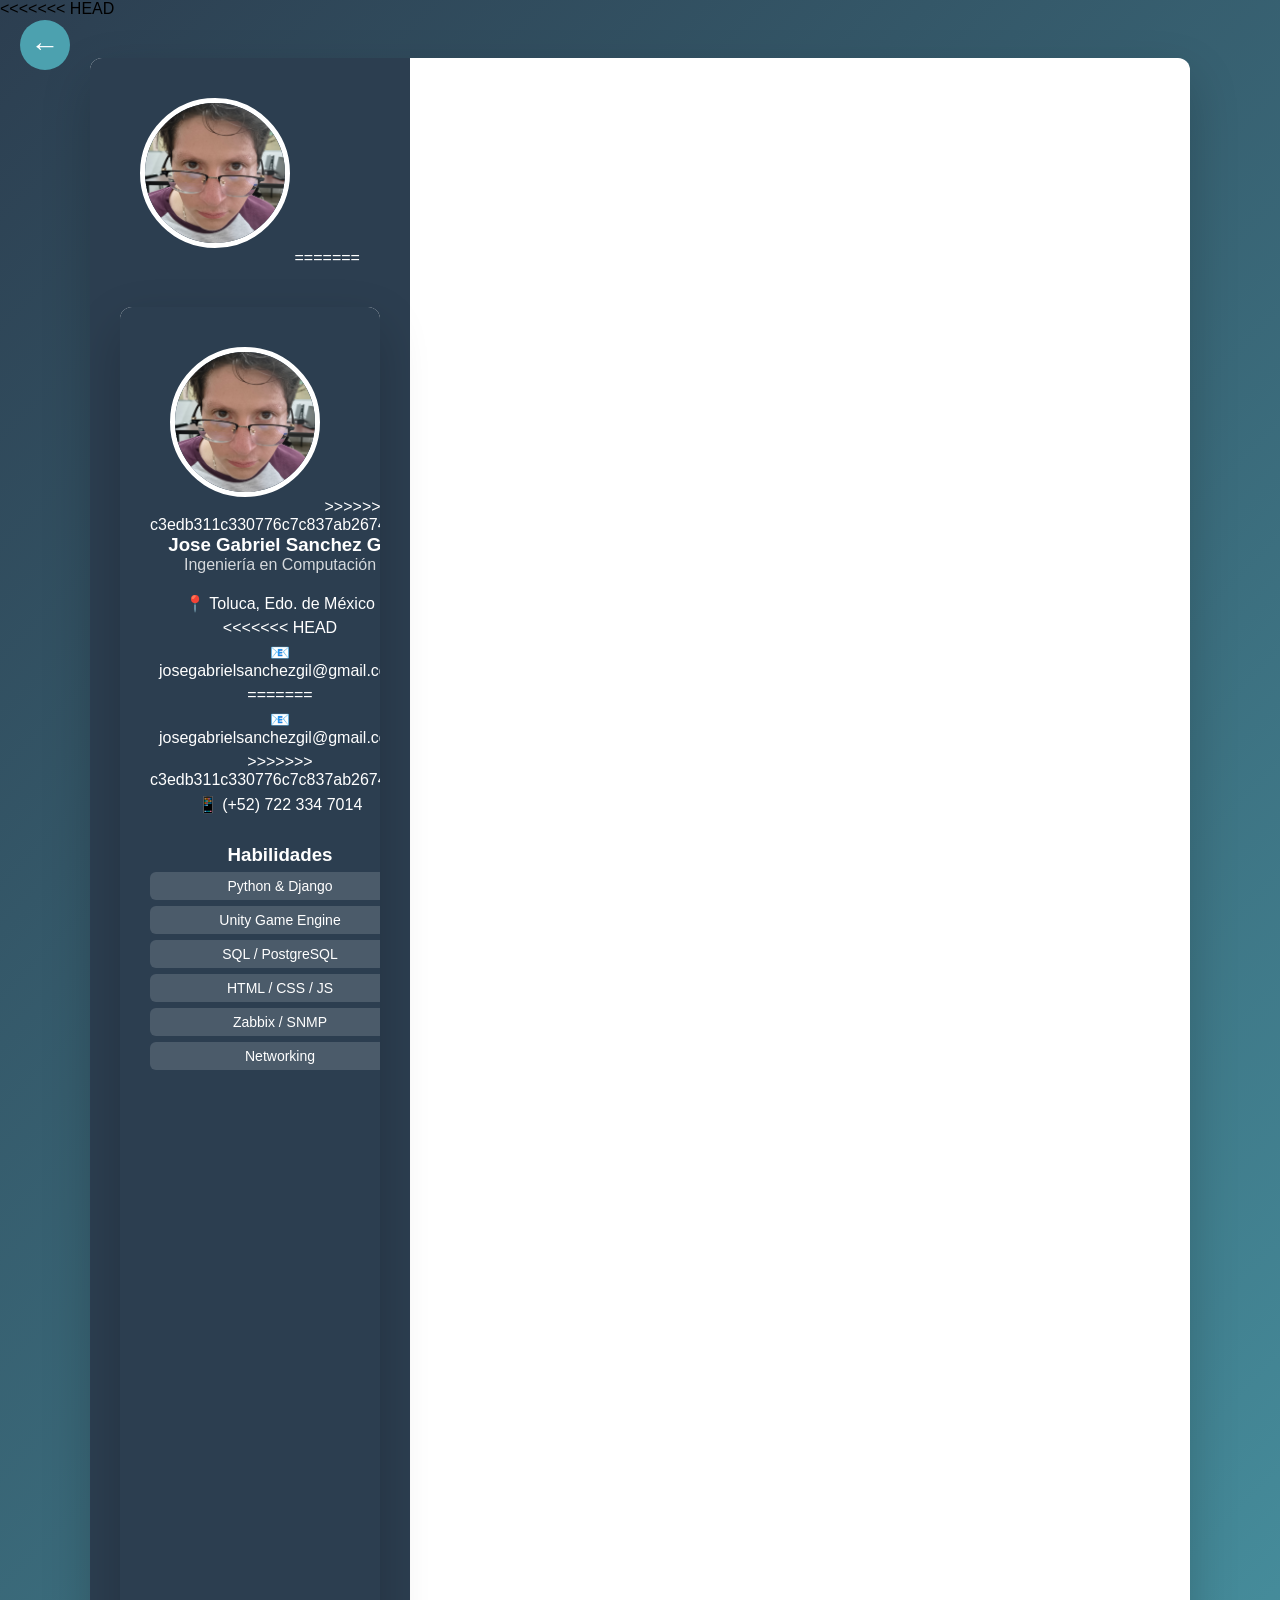
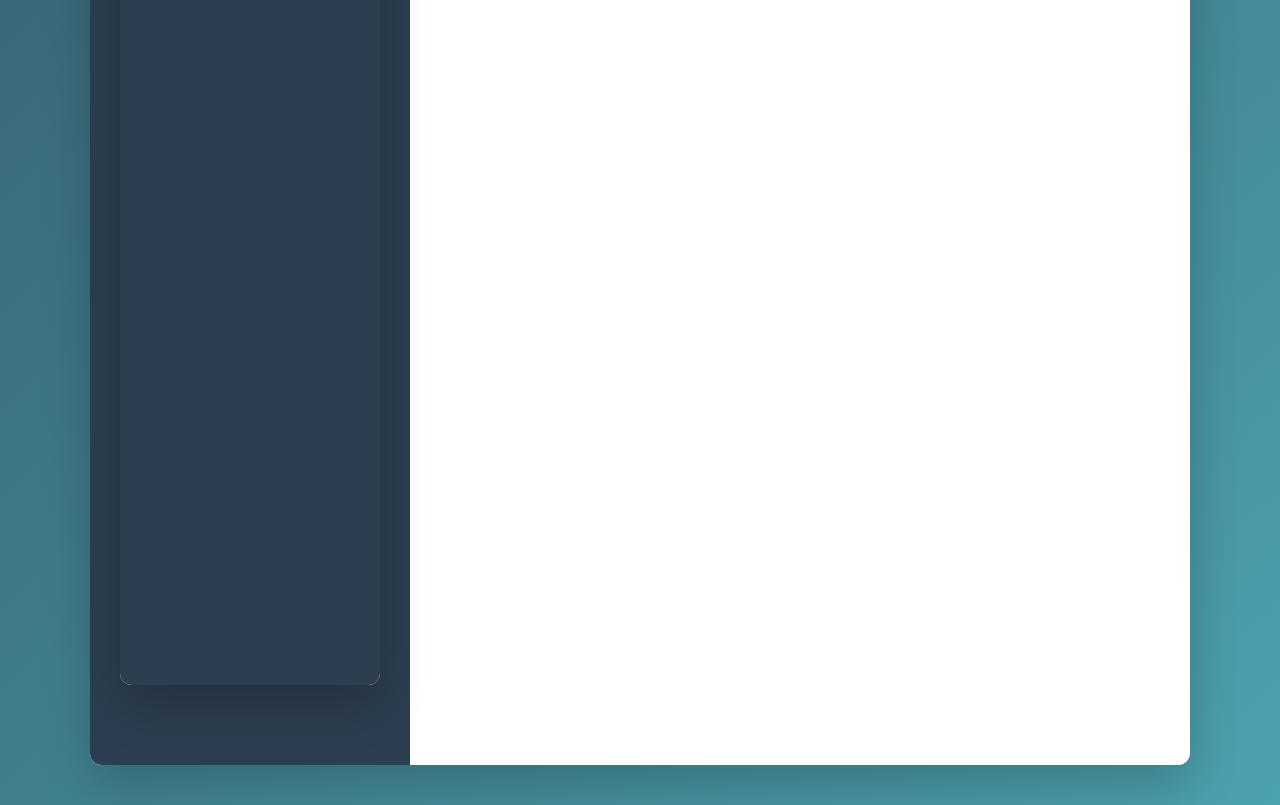
<file: cv/Gabriel/index.html>
<!DOCTYPE html>
<html lang="es">

<head>
    <meta charset="UTF-8">
    <title>CV - Jose Gabriel Sanchez Gil</title>
    <link rel="stylesheet" href="../../css/styles.css">
    <meta name="viewport" content="width=device-width, initial-scale=1.0">
</head>

<body class="cv">

<<<<<<< HEAD
    <a href="../../index.html" class="back-btn" title="Regresar al Inicio">←</a>

    <div class="wrapper">

        <aside class="sidebar">
            <img src="../../img/gabo.jpg" alt="Foto de perfil de Gabriel" class="profile-pic">
=======
    <div class="wrapper">

        <aside class="sidebar">
            <img src="../../img/gabo.jpg" alt="Foto de perfil" class="profile-pic">
>>>>>>> c3edb311c330776c7c837ab2674108847d6a886f

            <h1 class="cv">Jose Gabriel Sanchez Gil</h1>
            <p class="role">Ingeniería en Computación</p>

            <div class="contact">
                <p>📍 Toluca, Edo. de México</p>
<<<<<<< HEAD
                <p>
                    <a href="mailto:josegabrielsanchezgil@gmail.com?subject=Contacto desde portafolio"
                        title="Enviar Correo">
                        📧 josegabrielsanchezgil@gmail.com
                    </a>
                </p>
=======
                <p>📧 josegabrielsanchezgil@gmail.com</p>
>>>>>>> c3edb311c330776c7c837ab2674108847d6a886f
                <p>📱 (+52) 722 334 7014</p>
            </div>

            <div class="skills">
                <h3>Habilidades</h3>
                <div class="skill">Python & Django</div>
                <div class="skill">Unity Game Engine</div>
                <div class="skill">SQL / PostgreSQL</div>
                <div class="skill">HTML / CSS / JS</div>
                <div class="skill">Zabbix / SNMP</div>
                <div class="skill">Networking</div>
            </div>
        </aside>

        <main class="content">

            <section class="card">
<<<<<<< HEAD
                <h2>Perfil Profesional</h2>
=======
                <h2>Sobre mí</h2>
>>>>>>> c3edb311c330776c7c837ab2674108847d6a886f
                <p>
                    Estudiante de ingeniería con un perfil híbrido en <strong>infraestructura de redes</strong> y
                    <strong>desarrollo de software</strong>. Experto en el despliegue de arquitecturas web con Django y
                    apasionado por la creación de experiencias interactivas en Unity.
                </p>
            </section>

            <section class="card">
<<<<<<< HEAD
                <h2>Educación</h2>
                <ul>
                    <li>Ingeniería en Computación - Facultad de Ingeniería (UAEMéx) | 2021 — 2026</li>
=======
                <h2>Experiencia Profesional</h2>
                <p><strong>Servicio Social - Infraestructura | Colegio Mexiquense</strong> (2024 — 2026)</p>
                <ul>
                    <li>Diseño y despliegue de monitoreo centralizado con Zabbix y SNMP.</li>
                    <li>Implementación de protocolos de seguridad y alertas para garantizar la continuidad de servidores
                        críticos.</li>
>>>>>>> c3edb311c330776c7c837ab2674108847d6a886f
                </ul>
            </section>

            <section class="card">
<<<<<<< HEAD
                <h2>Certificaciones</h2>
                <ul>
                    <li>Técnico en Redes – Capacítate para el Empleo</li>
                    <li>Técnico en Big Data – Capacítate para el Empleo</li>
                    <li>Herramientas Tecnológicas para la Docencia – Colegio Mexiquense</li>
                    <li>Curso Básico de Cisco Packet Tracer – Cisco</li>
=======
                <h2>Proyectos Destacados</h2>
                <p><strong>Game Dev Unity & Django</strong> (2026)</p>
                <ul>
                    <li>Desarrollo Fullstack integrando sistemas de gestión de activos backend en Python/Django para
                        entornos virtuales.</li>
                    <li>Optimización de bases de datos en PostgreSQL para el manejo de flujos de datos complejos.</li>
>>>>>>> c3edb311c330776c7c837ab2674108847d6a886f
                </ul>
            </section>

            <section class="card">
<<<<<<< HEAD
                <h2>Proyectos</h2>
                <p><strong>Game Dev Unity & Django</strong></p>
                <ul>
                    <li>Desarrollo de entornos virtuales integrando sistemas de gestión de activos backend en Python.
                    </li>
                </ul>
                <p><strong>Monitoreo con Zabbix</strong></p>
                <ul>
                    <li>Diseño y despliegue de monitoreo centralizado para el Colegio Mexiquense.</li>
                </ul>
                <p><strong>Reconocimiento de Emociones</strong></p>
                <ul>
                    <li>Módulo de visión artificial integrado para interacción en tiempo real.</li>
=======
                <h2>Educación</h2>
                <ul>
                    <li>Ingeniería en Computación - Facultad de Ingeniería (UAEMéx) | 2021 — 2026</li>
>>>>>>> c3edb311c330776c7c837ab2674108847d6a886f
                </ul>
            </section>

            <section class="card">
<<<<<<< HEAD
                <h2>Idiomas</h2>
                <p>Inglés B1</p>
            </section>

            <section class="card">
                <h2>Links</h2>
                <div class="links-container">
                    <a href="https://github.com/gabosanchz" target="_blank" class="btn"
                        style="background-color: #24292e;">GitHub</a>
                    <a href="https://www.instagram.com/gaboo_sanchz?igsh=YjBrcDdhbGZkbjYw" target="_blank"
                        class="btn">Instagram</a>
                </div>
=======
                <h2>Links</h2>
                <a href="https://www.instagram.com/gaboo_sanchz?igsh=YjBrcDdhbGZkbjYw" target="_blank"
                    class="btn">Instagram</a>
                <a href="../../index.html" class="btn" style="background-color: #636e72;">Menú Principal</a>
>>>>>>> c3edb311c330776c7c837ab2674108847d6a886f
            </section>

        </main>

    </div>

</body>

</html>
</file>
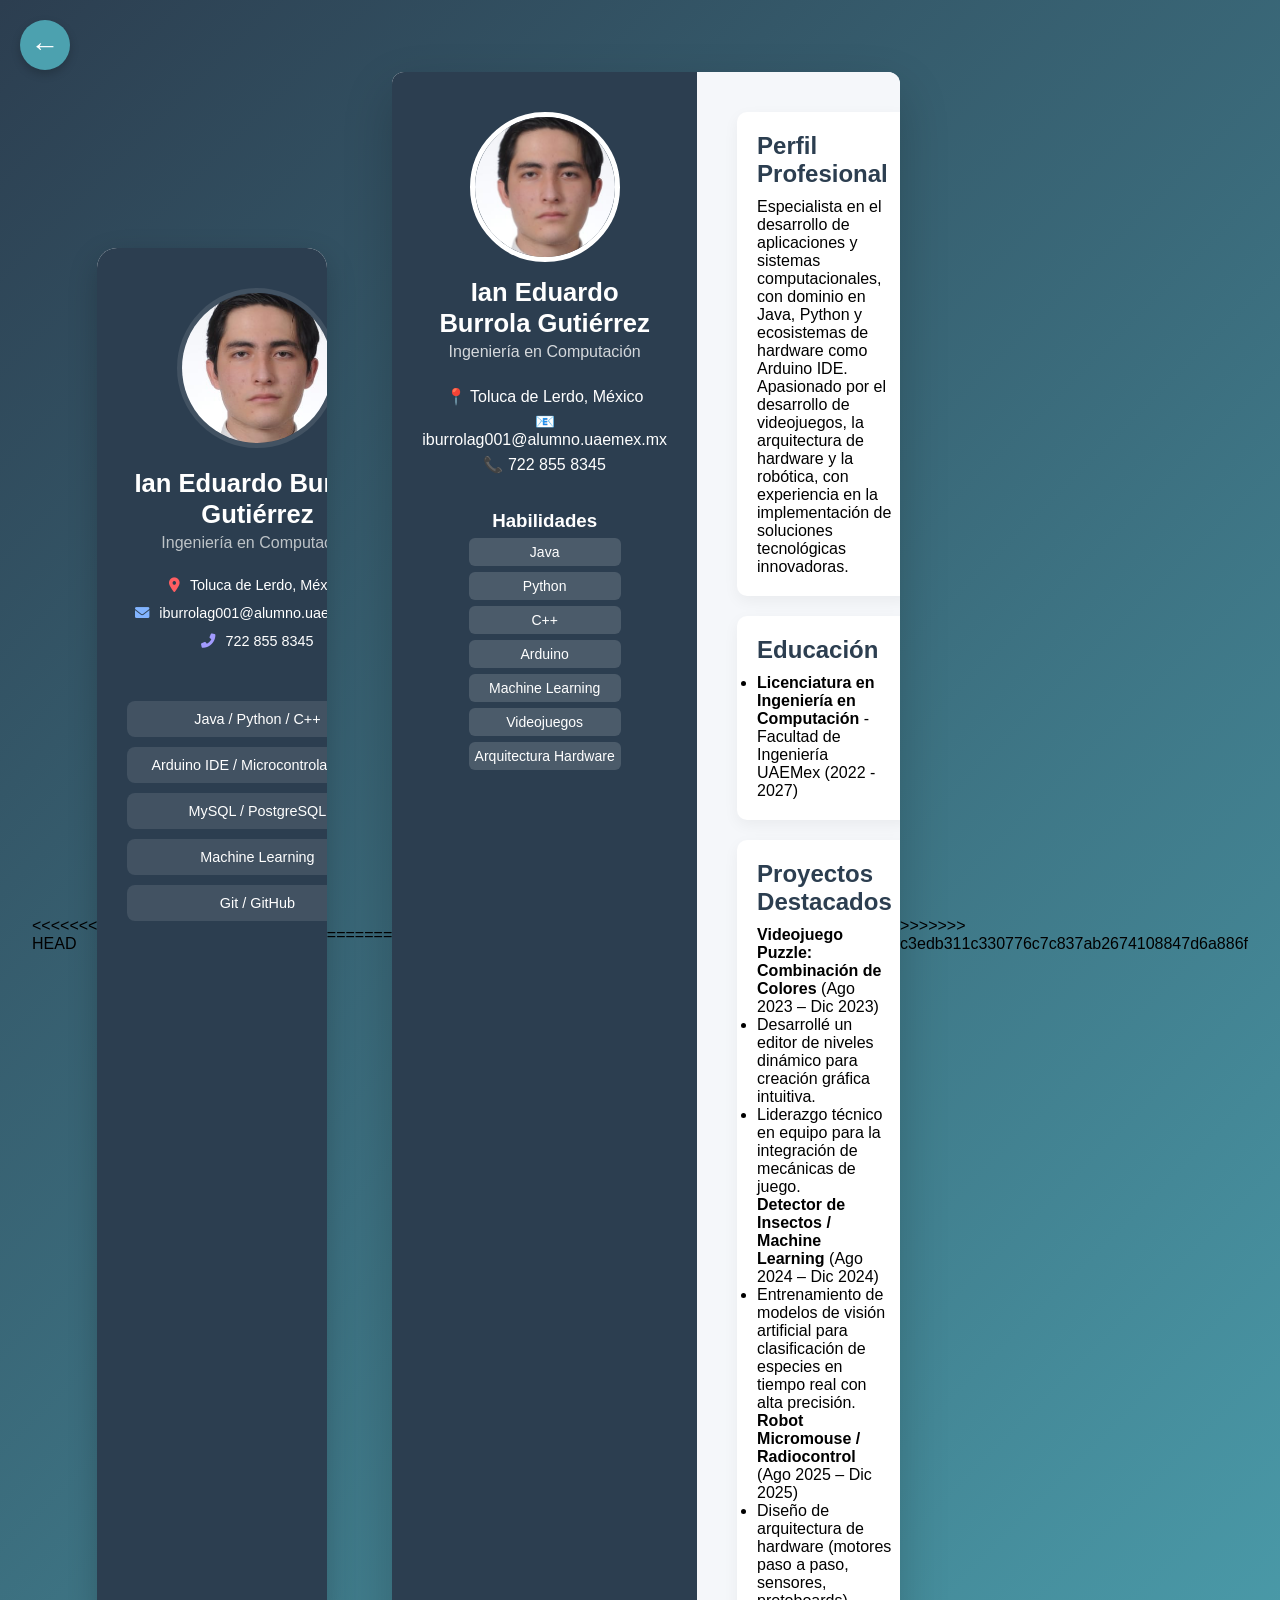
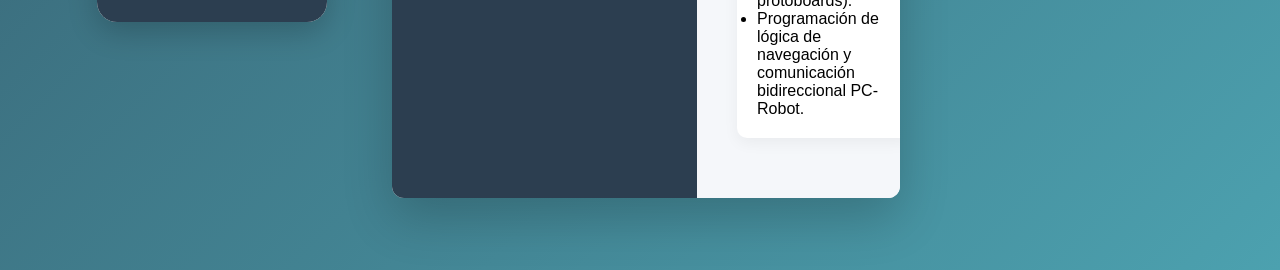
<file: cv/ian/index.html>
<!DOCTYPE html>
<html lang="es">
<head>
<<<<<<< HEAD
  <meta charset="UTF-8">
  <meta name="viewport" content="width=device-width, initial-scale=1.0">
  <title>CV - Ian Eduardo Burrola Gutiérrez</title>
  <link rel="stylesheet" href="https://cdnjs.cloudflare.com/ajax/libs/font-awesome/6.0.0-beta3/css/all.min.css">
  <style>
    :root {
      --sidebar-bg: #2c3e50;
      --main-bg: #f5f7fa;
      --text-dark: #2c3e50;
      --text-light: #ffffff;
      --github-teal: #64a8b1; 
      --back-btn-color: #64a8b1; /* Color azul/turquesa del botón de regreso */
    }

    * {
      margin: 0;
      padding: 0;
      box-sizing: border-box;
      font-family: 'Segoe UI', Tahoma, Geneva, Verdana, sans-serif;
    }

    body {
      background-color: #4a707a;
      display: flex;
      justify-content: center;
      align-items: center;
      padding: 2rem;
      min-height: 100vh;
      position: relative;
    }

    /* Estilo del botón de regreso (flecha azul) */
    .back-btn {
      position: fixed;
      top: 25px;
      left: 25px;
      width: 50px;
      height: 50px;
      background-color: var(--back-btn-color);
      color: white;
      text-decoration: none;
      border-radius: 50%;
      display: flex;
      justify-content: center;
      align-items: center;
      font-size: 1.5rem;
      box-shadow: 0 4px 10px rgba(0,0,0,0.2);
      transition: transform 0.2s, background-color 0.2s;
      z-index: 1000;
    }

    .back-btn:hover {
      background-color: #528e96;
      transform: scale(1.1);
    }

    .cv-container {
      display: grid;
      grid-template-columns: 320px 1fr;
      max-width: 1100px;
      width: 100%;
      background-color: white;
      border-radius: 20px;
      overflow: hidden;
      box-shadow: 0 10px 30px rgba(0,0,0,0.2);
    }

    /* BARRA LATERAL IZQUIERDA */
    .sidebar {
      background-color: var(--sidebar-bg);
      color: var(--text-light);
      padding: 40px 25px;
      display: flex;
      flex-direction: column;
      align-items: center;
      text-align: center;
    }

    .profile-img {
      width: 160px;
      height: 160px;
      border-radius: 50%;
      border: 5px solid rgba(255,255,255,0.1);
      object-fit: cover;
      margin-bottom: 20px;
    }

    .sidebar h1 {
      font-size: 1.6rem;
      margin-bottom: 5px;
      line-height: 1.2;
    }

    .sidebar h2 {
      font-size: 1rem;
      font-weight: 300;
      color: #bdc3c7;
      margin-bottom: 25px;
    }

    .contact-info {
      width: 100%;
      margin-bottom: 30px;
      font-size: 0.9rem;
    }

    .contact-item {
      display: flex;
      align-items: center;
      justify-content: center;
      gap: 10px;
      margin-bottom: 12px;
    }

    .contact-item i.fa-map-marker-alt { color: #ff5e62; }
    .contact-item i.fa-envelope { color: #82b4ff; }
    .contact-item i.fa-phone-alt { color: #a29bfe; }

    .skills-section {
      width: 100%;
      margin-top: 10px;
    }

    .skill-tag {
      background: rgba(255,255,255,0.1);
      padding: 10px 15px;
      border-radius: 8px;
      margin-bottom: 10px;
      display: block;
      font-size: 0.9rem;
      color: #ffffff;
      text-align: center;
    }

    /* CONTENIDO DERECHA */
    .main-content {
      background-color: var(--main-bg);
      padding: 40px;
    }

    .content-card {
      background: white;
      padding: 25px;
      border-radius: 15px;
      margin-bottom: 25px;
      box-shadow: 0 4px 6px rgba(0,0,0,0.05);
    }

    .content-card h3 {
      color: var(--text-dark);
      font-size: 1.5rem;
      margin-bottom: 15px;
      border-bottom: 2px solid #eee;
      padding-bottom: 8px;
    }

    .content-card p, .content-card li {
      color: #555;
      font-size: 0.95rem;
      line-height: 1.6;
    }

    .item-list {
      list-style: none;
    }

    .item-list li {
      margin-bottom: 10px;
      display: flex;
      gap: 10px;
      align-items: baseline;
    }

    .item-list li::before {
      content: "•";
      color: var(--text-dark);
      font-weight: bold;
    }

    .github-btn {
      display: inline-block;
      background-color: var(--github-teal);
      color: white;
      text-decoration: none;
      padding: 10px 25px;
      border-radius: 8px;
      font-size: 0.95rem;
      font-weight: 500;
      transition: opacity 0.2s;
    }

    .github-btn:hover {
      opacity: 0.9;
    }

    @media (max-width: 850px) {
      .cv-container { grid-template-columns: 1fr; }
      .back-btn { top: 10px; left: 10px; width: 40px; height: 40px; font-size: 1.2rem; }
    }
  </style>
</head>
<body>

  <a href="../../index.html" class="back-btn">←</a>

  <div class="cv-container">
    <div class="sidebar">
      <img src="../../img/ian.jpg" alt="Ian Eduardo" class="profile-img">
      <h1>Ian Eduardo Burrola Gutiérrez</h1>
      <h2>Ingeniería en Computación</h2>

      <div class="contact-info">
        <div class="contact-item">
          <i class="fas fa-map-marker-alt"></i>
          <span>Toluca de Lerdo, México</span>
        </div>
        <div class="contact-item">
          <i class="fas fa-envelope"></i>
          <span>iburrolag001@alumno.uaemex.mx</span>
        </div>
        <div class="contact-item">
          <i class="fas fa-phone-alt"></i>
          <span>722 855 8345</span>
        </div>
      </div>

      <div class="skills-section">
        <span class="skill-tag">Java / Python / C++</span>
        <span class="skill-tag">Arduino IDE / Microcontroladores</span>
        <span class="skill-tag">MySQL / PostgreSQL</span>
        <span class="skill-tag">Machine Learning</span>
        <span class="skill-tag">Git / GitHub</span>
      </div>
    </div>

    <div class="main-content">
      <div class="content-card">
        <h3>Perfil Profesional</h3>
        <p>Especialista en el desarrollo de aplicaciones y sistemas computacionales, con dominio en Java, Python y ecosistemas de hardware. Apasionado por la robótica, la arquitectura de hardware y el desarrollo de soluciones funcionales.</p>
      </div>

      <div class="content-card">
        <h3>Educación</h3>
        <ul class="item-list">
          <li><strong>Ingeniería en Computación</strong> - UAEMéx (Facultad de Ingeniería)</li>
        </ul>
      </div>

      <div class="content-card">
        <h3>Certificaciones</h3>
        <ul class="item-list">
          <li><strong>Primeros Auxilios</strong> - Secretaría de Gestión Integral de Riesgos y de Protección Civil</li>
          <li><strong>Introducción a la Ciencia de Datos</strong> - Cisco Networking Academy</li>
        </ul>
      </div>

      <div class="content-card">
        <h3>Idiomas</h3>
        <p>Inglés B2</p>
      </div>

      <div class="content-card">
        <h3>Links</h3>
        <div style="margin-top: 10px;">
          <a href="https://github.com/1AN-BURR0L4" target="_blank" class="github-btn">GitHub</a>
        </div>
      </div>
    </div>
  </div>

</body>
</html>
=======
    <meta charset="UTF-8">
    <title>CV - Ian Eduardo Burrola Gutiérrez</title>
    <link rel="stylesheet" href="../../css/styles.css">
</head>
<body>
    <div class="wrapper">
        <aside class="sidebar">
            <img src="../../img/ian.jpg" alt="Foto de Ian" class="profile-pic" style="width:150px; height:150px; object-fit:cover; border-radius:50%;">

            <h1>Ian Eduardo Burrola Gutiérrez</h1>
            <p class="role">Ingeniería en Computación</p>

            <div class="contact">
                <p>📍 Toluca de Lerdo, México</p>
                <p>📧 iburrolag001@alumno.uaemex.mx</p>
                <p>📞 722 855 8345</p>
            </div>

            <div class="skills">
                <h3>Habilidades</h3>
                <div class="skill">Java</div>
                <div class="skill">Python</div>
                <div class="skill">C++</div>
                <div class="skill">Arduino</div>
                <div class="skill">Machine Learning</div>
                <div class="skill">Videojuegos</div>
                <div class="skill">Arquitectura Hardware</div>
            </div>
        </aside>

        <main class="main-content">
            <section class="card">
                <h2>Perfil Profesional</h2>
                <p>
                    Especialista en el desarrollo de aplicaciones y sistemas computacionales, con dominio en Java, Python 
                    y ecosistemas de hardware como Arduino IDE. Apasionado por el desarrollo de videojuegos, 
                    la arquitectura de hardware y la robótica, con experiencia en la implementación de soluciones 
                    tecnológicas innovadoras.
                </p>
            </section>

            <section class="card">
                <h2>Educación</h2>
                <ul>
                    <li><strong>Licenciatura en Ingeniería en Computación</strong> - Facultad de Ingeniería UAEMex (2022 - 2027)</li>
                </ul>
            </section>

            <section class="card">
                <h2>Proyectos Destacados</h2>
                
                <p><strong>Videojuego Puzzle: Combinación de Colores</strong> (Ago 2023 – Dic 2023)</p>
                <ul>
                    <li>Desarrollé un editor de niveles dinámico para creación gráfica intuitiva.</li>
                    <li>Liderazgo técnico en equipo para la integración de mecánicas de juego.</li>
                </ul>

                <p><strong>Detector de Insectos / Machine Learning</strong> (Ago 2024 – Dic 2024)</p>
                <ul>
                    <li>Entrenamiento de modelos de visión artificial para clasificación de especies en tiempo real con alta precisión.</li>
                </ul>

                <p><strong>Robot Micromouse / Radiocontrol</strong> (Ago 2025 – Dic 2025)</p>
                <ul>
                    <li>Diseño de arquitectura de hardware (motores paso a paso, sensores, protoboards).</li>
                    <li>Programación de lógica de navegación y comunicación bidireccional PC-Robot.</li>
                </ul>
            </section>
        </main>
    </div>
</body>
</html>
>>>>>>> c3edb311c330776c7c837ab2674108847d6a886f
</file>
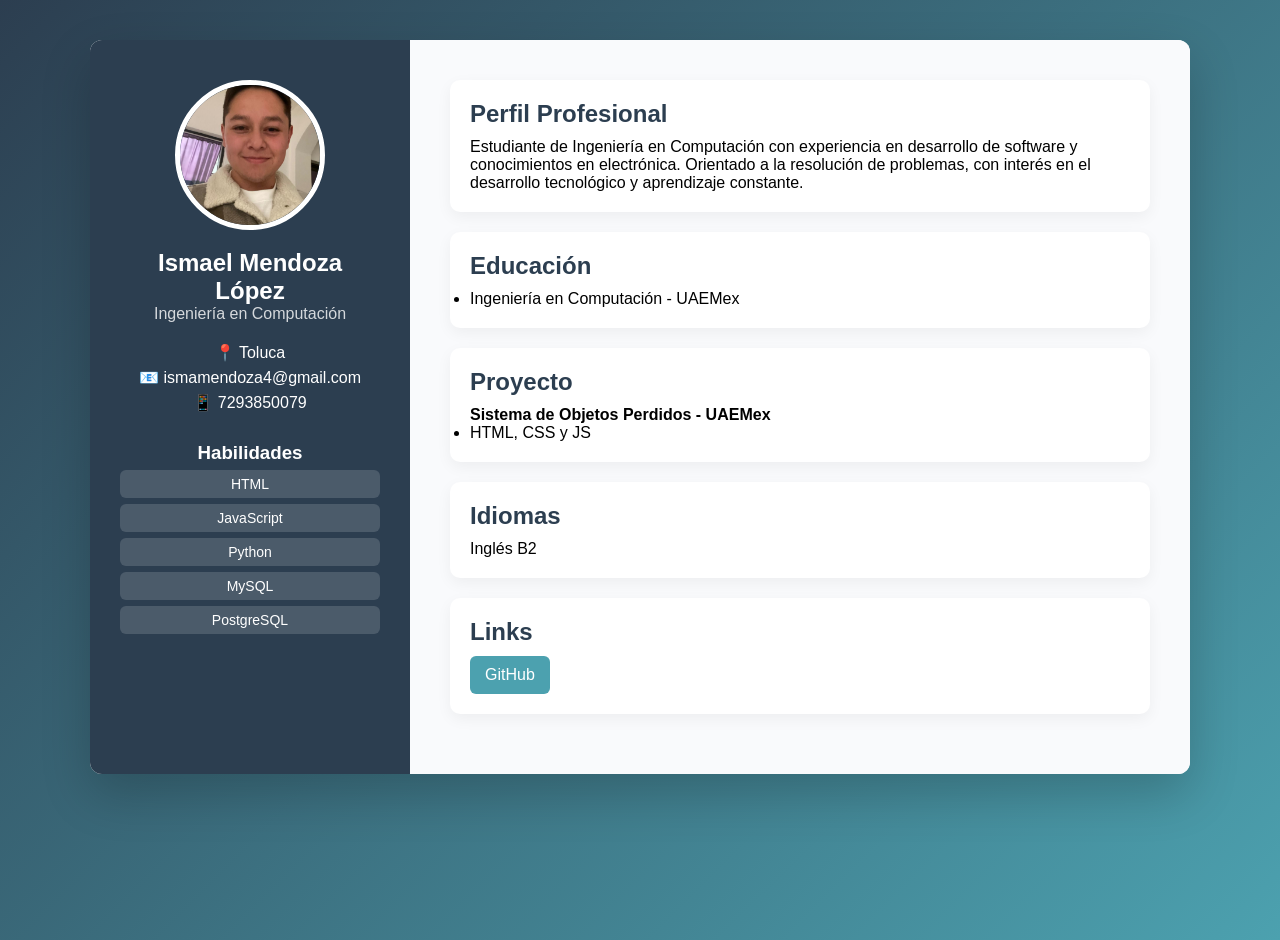
<file: cv/Ismael/index.html>
<!DOCTYPE html>
<html lang="es">
<head>
    <meta charset="UTF-8">
    <title>CV - Ismael Mendoza López</title>
    <link rel="stylesheet" href="../../css/styles.css">
    <meta name="viewport" content="width=device-width, initial-scale=1.0">
</head>
<body>

<div class="wrapper">

    <aside class="sidebar">
        <img src="../../img/ismael.jpg" alt="Foto de perfil" class="profile-pic">

        <h1>Ismael Mendoza López</h1>
        <p class="role">Ingeniería en Computación</p>

        <div class="contact">
            <p>📍 Toluca</p>
            <p>📧 ismamendoza4@gmail.com</p>
            <p>📱 7293850079</p>
        </div>

        <div class="skills">
            <h3>Habilidades</h3>
            <div class="skill">HTML</div>
            <div class="skill">JavaScript</div>
            <div class="skill">Python</div>
            <div class="skill">MySQL</div>
            <div class="skill">PostgreSQL</div>
        </div>
    </aside>

    <main class="content">

        <section class="card">
            <h2>Perfil Profesional</h2>
            <p>
                Estudiante de Ingeniería en Computación con experiencia en desarrollo de software y conocimientos en electrónica. Orientado a la resolución de problemas, con interés en el desarrollo tecnológico y aprendizaje constante.
            </p>
        </section>

        <section class="card">
            <h2>Educación</h2>
            <ul>
                <li>Ingeniería en Computación - UAEMex</li>
            </ul>
        </section>

       
       

        <section class="card">
            <h2>Proyecto</h2>
            <p><strong>Sistema de Objetos Perdidos - UAEMex</strong></p>
            <ul>
                <li>HTML, CSS y JS</li>
            </ul>
        </section>

        <section class="card">
            <h2>Idiomas</h2>
            <p>Inglés B2</p>
        </section>

        <section class="card">
            <h2>Links</h2>
            <a href="https://github.com/ismamendoza4" target="_blank" class="btn">GitHub</a>
        </section>

    </main>

</div>

</body>
</html>
</file>
<file: css/styles.css>
* {
    margin: 0;
    padding: 0;
    box-sizing: border-box;
}

body {
    font-family: 'Segoe UI', sans-serif;
    background: linear-gradient(135deg, #2c3e50, #4ca1af);
    min-height: 100vh;
}


/* LAYOUT */

.wrapper {
    display: flex;
    max-width: 1100px;
    margin: 40px auto;
    background: white;
    border-radius: 12px;
    overflow: hidden;
    box-shadow: 0 20px 50px rgba(0,0,0,0.2);
}

/* SIDEBAR */

.sidebar {
    background: #2c3e50;
    color: white;
    width: 320px;
    padding: 40px 30px;
    text-align: center;
}
.sidebar a{
    color: white;
}

.profile-pic {
    width: 150px;
    height: 150px;
    border-radius: 50%;
    object-fit: cover;
    border: 5px solid white;
    margin-bottom: 15px;
}

.role {
    opacity: 0.8;
    margin-bottom: 20px;
}

.contact p, .contact a {
    margin: 6px 0;
    text-decoration: none;
}

/* SKILLS */

.skills {
    margin-top: 30px;
}

.skill {
    background: rgba(255,255,255,0.15);
    margin: 6px 0;
    padding: 6px;
    border-radius: 6px;
    font-size: 14px;
}

/* CONTENT */

.content {
    flex: 1;
    padding: 40px;
    background: #f9fafc;
}

.card {
    background: white;
    padding: 20px;
    margin-bottom: 20px;
    border-radius: 10px;
    box-shadow: 0 5px 15px rgba(0,0,0,0.05);
}

.card .certifications a{
    text-decoration: none;
    color: black;
}

h2 {
    margin-bottom: 10px;
    color: #2c3e50;
}

/* BUTTON */

.btn {
    display: inline-block;
    padding: 10px 15px;
    background: #4ca1af;
    color: white;
    border-radius: 6px;
    text-decoration: none;
    transition: 0.3s;
}

.btn:hover {
    background: #2c3e50;
}

.back-btn {
    position: fixed;
    top: 20px;
    left: 20px;
    background: #4ca1af;
    color: white;

    width: 50px;
    height: 50px;

    display: flex;
    align-items: center;
    justify-content: center;

    border-radius: 50%;
    text-decoration: none;
    font-size: 1.8rem;

    z-index: 1000;
    transition: 0.3s;
}

.back-btn:hover {
    background: #2c3e50;
}

/* 📱 RESPONSIVE */

@media (max-width: 900px) {
    .wrapper {
        flex-direction: column;
    }

    .sidebar {
        width: 100%;
    }

    .content {
        padding: 25px;
    }

    .profile-pic {
        width: 120px;
        height: 120px;
    }
    
}

@media (max-width: 600px) {
    .home header h1 {
        font-size: 1.5rem;
    }

    .home .container {
        padding: 15px;
    }
}

/* =========================
   🔵 ESTILOS SOLO PARA INDEX
========================= */

.home {
    display: flex;
    flex-direction: column;
    min-height: 100vh;
}

/* El main crece y empuja el footer */
.home .container {
    flex: 1;
    max-width: 1000px;
    margin: 30px auto;
    padding: 20px;
    width: 100%;
}

/* Footer siempre abajo */
.home footer {
    text-align: center;
    padding: 20px;
    opacity: 0.7;
}



.home {
    font-family: Arial, sans-serif;
    background: #0f172a;
    color: #e2e8f0;
}

/* HEADER */
.home header {
    background: #1e293b;
    padding: 20px;
    text-align: center;
}

.home header h1 {
    font-size: 2rem;
}

.home header p {
    opacity: 0.8;
}

/* CONTENEDOR */
.home .container {
    max-width: 1000px;
    margin: 30px auto;
    padding: 20px;
}

/* GRID */
.home .grid {
    display: grid;
    grid-template-columns: repeat(auto-fit, minmax(250px, 280px));
    justify-content: center;
    gap: 25px;
}

/* TARJETAS */
.home .card-index {
    background: #1e293b;
    padding: 25px 20px;
    border-radius: 12px;
    text-align: center;
    transition: 0.3s;
    border: 1px solid #334155;
    min-height: 300px;
}

.home .card-index:hover {
    transform: translateY(-5px);
    background: #334155;
}

/* LINKS */
.home .card-index a {
    text-decoration: none;
    color: #38bdf8;
    font-weight: bold;
    display: flex;
    flex-direction: column;
    align-items: center;
    justify-content: center;
}

/* FOOTER */
.home footer {
    text-align: center;
    padding: 20px;
    opacity: 0.7;
}

.home .card-index img {
    width: 250px;
    height: 250px;
    border-radius: 50%;
    object-fit: cover;
    border: 3px solid #38bdf8;
    margin-bottom: 15px;
    transition: 0.3s;
}

/* Hover */
.home .card-index:hover img {
    transform: scale(1.1);
}
.home .card-index h3 {
    margin-top: 10px;
    font-size: 1.5rem;
}
.main-header {
    background: linear-gradient(135deg, #0f172a, #1e293b);
    padding: 50px 20px;
    text-align: center;
    border-bottom: 1px solid #334155;
}

.header-content h1 {
    font-size: 2.5rem;
    margin-bottom: 10px;
    color: #f8fafc;
}

.header-content p {
    color: #cbd5e1;
    margin: 6px 0;
}

.hero-section,
.info-section,
.members-section {
    background: #1e293b;
    border: 1px solid #334155;
    border-radius: 14px;
    padding: 30px;
    margin-bottom: 30px;
}

.hero-section h2,
.info-section h2,
.members-section h2 {
    color: #38bdf8;
    margin-bottom: 15px;
}

.hero-section p,
.info-section p {
    color: #cbd5e1;
    line-height: 1.8;
    margin-bottom: 12px;
}

.skills-grid {
    display: flex;
    flex-wrap: wrap;
    gap: 12px;
    margin-top: 15px;
}

.skills-grid span {
    background: #0f172a;
    color: #38bdf8;
    border: 1px solid #38bdf8;
    padding: 10px 14px;
    border-radius: 999px;
    font-size: 14px;
}

.members-section .grid {
    margin-top: 20px;
}
</file>
